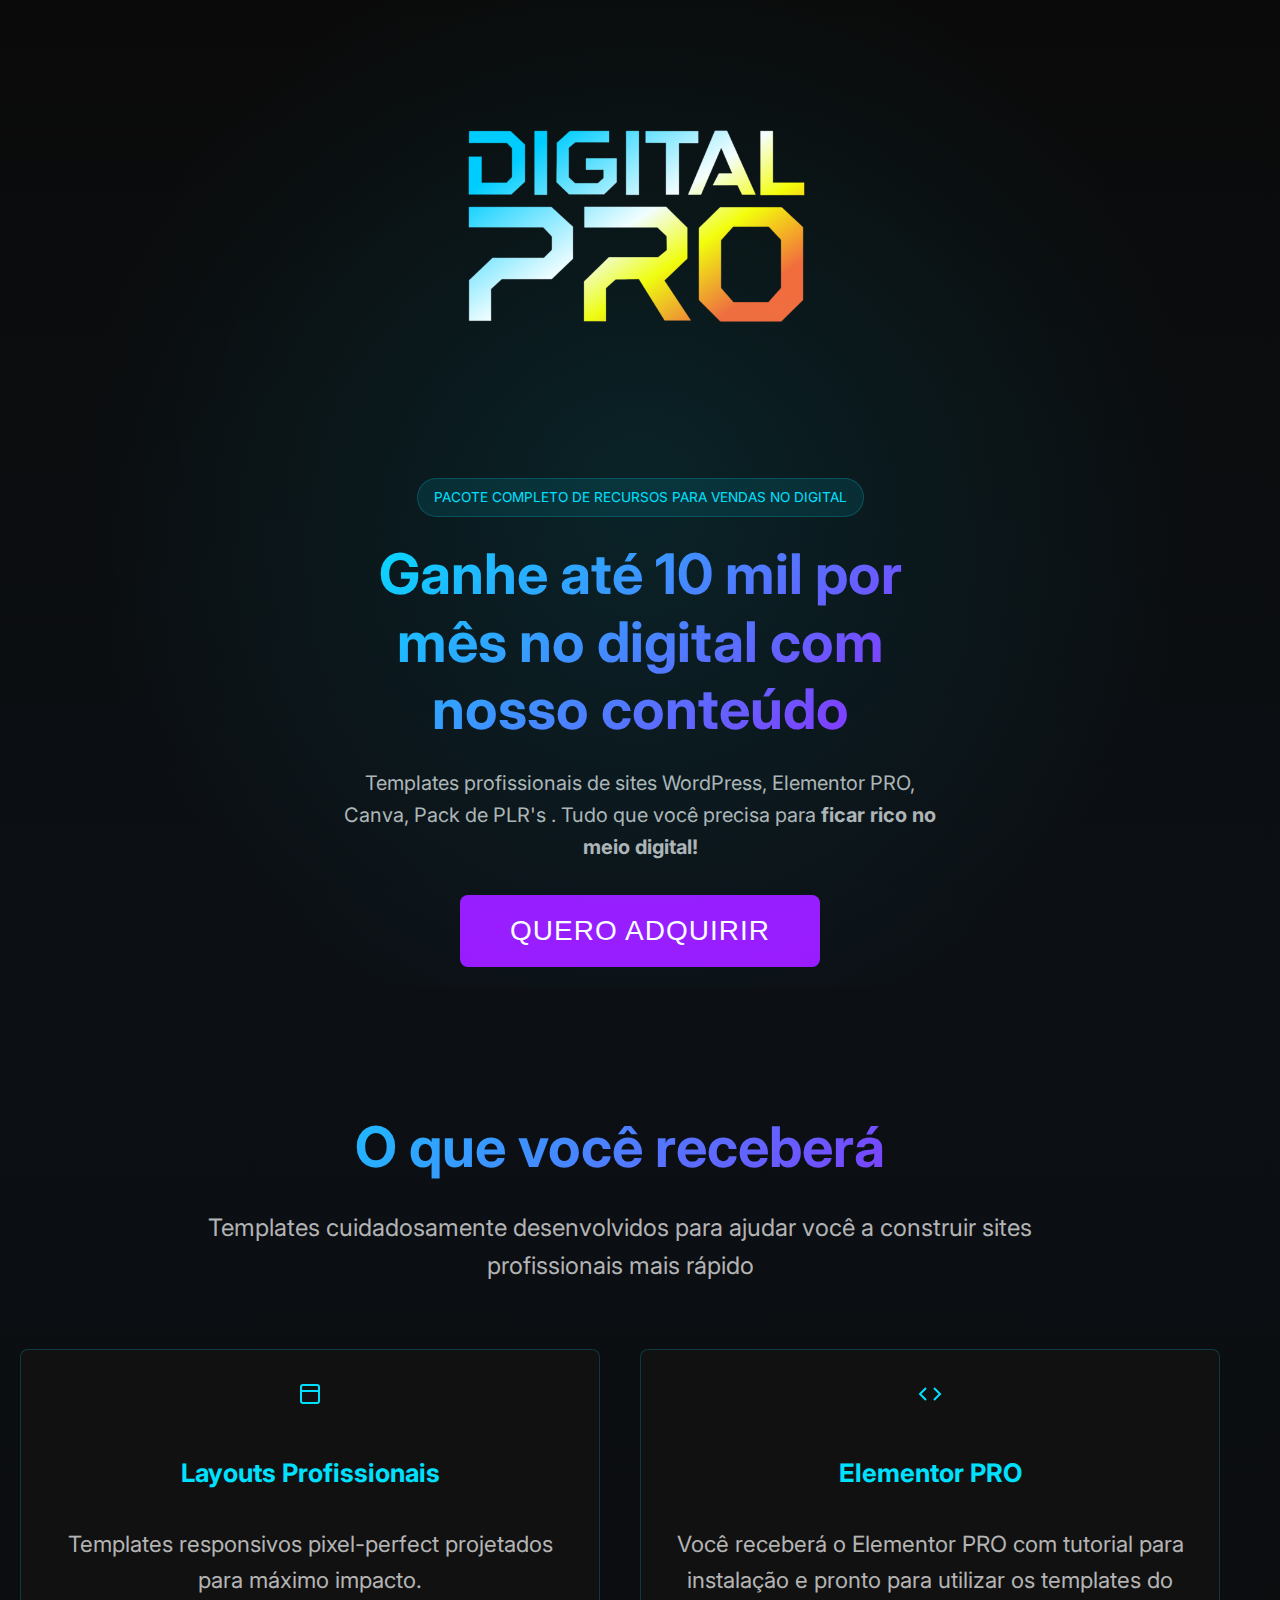
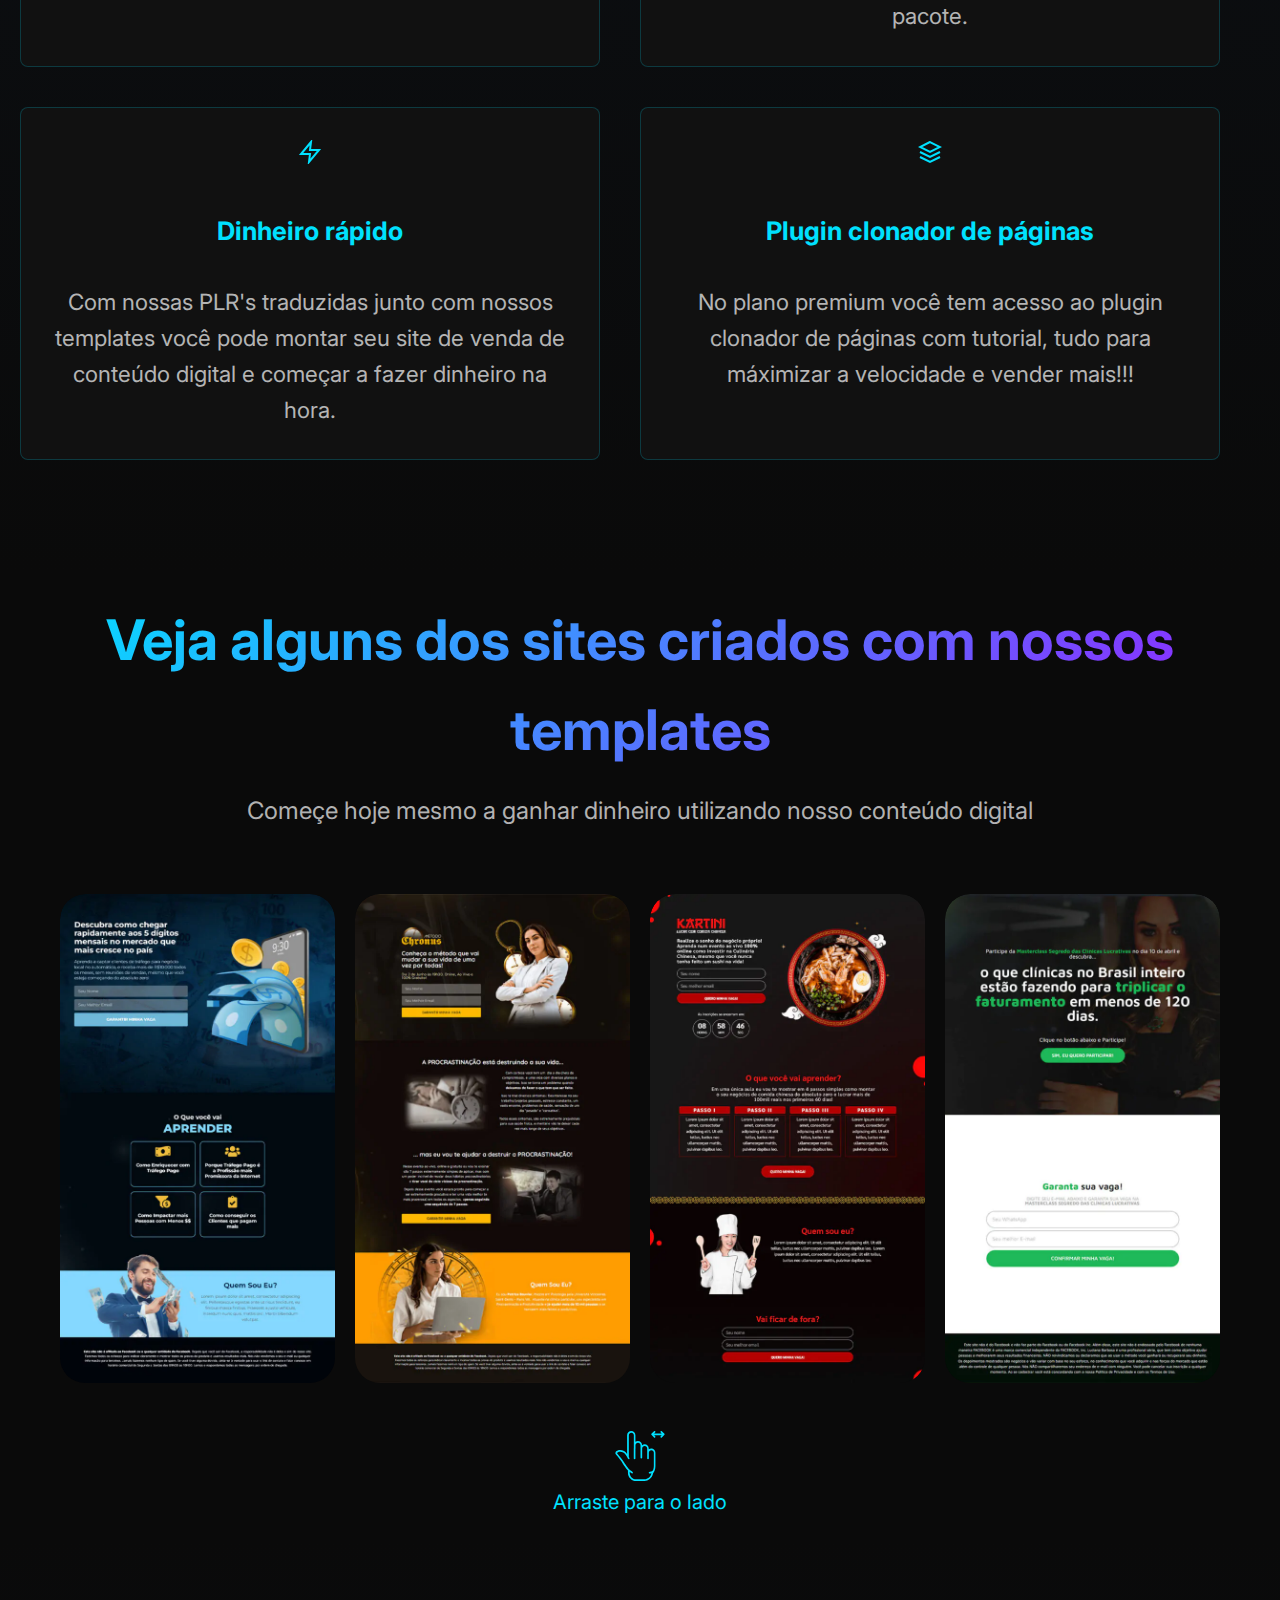
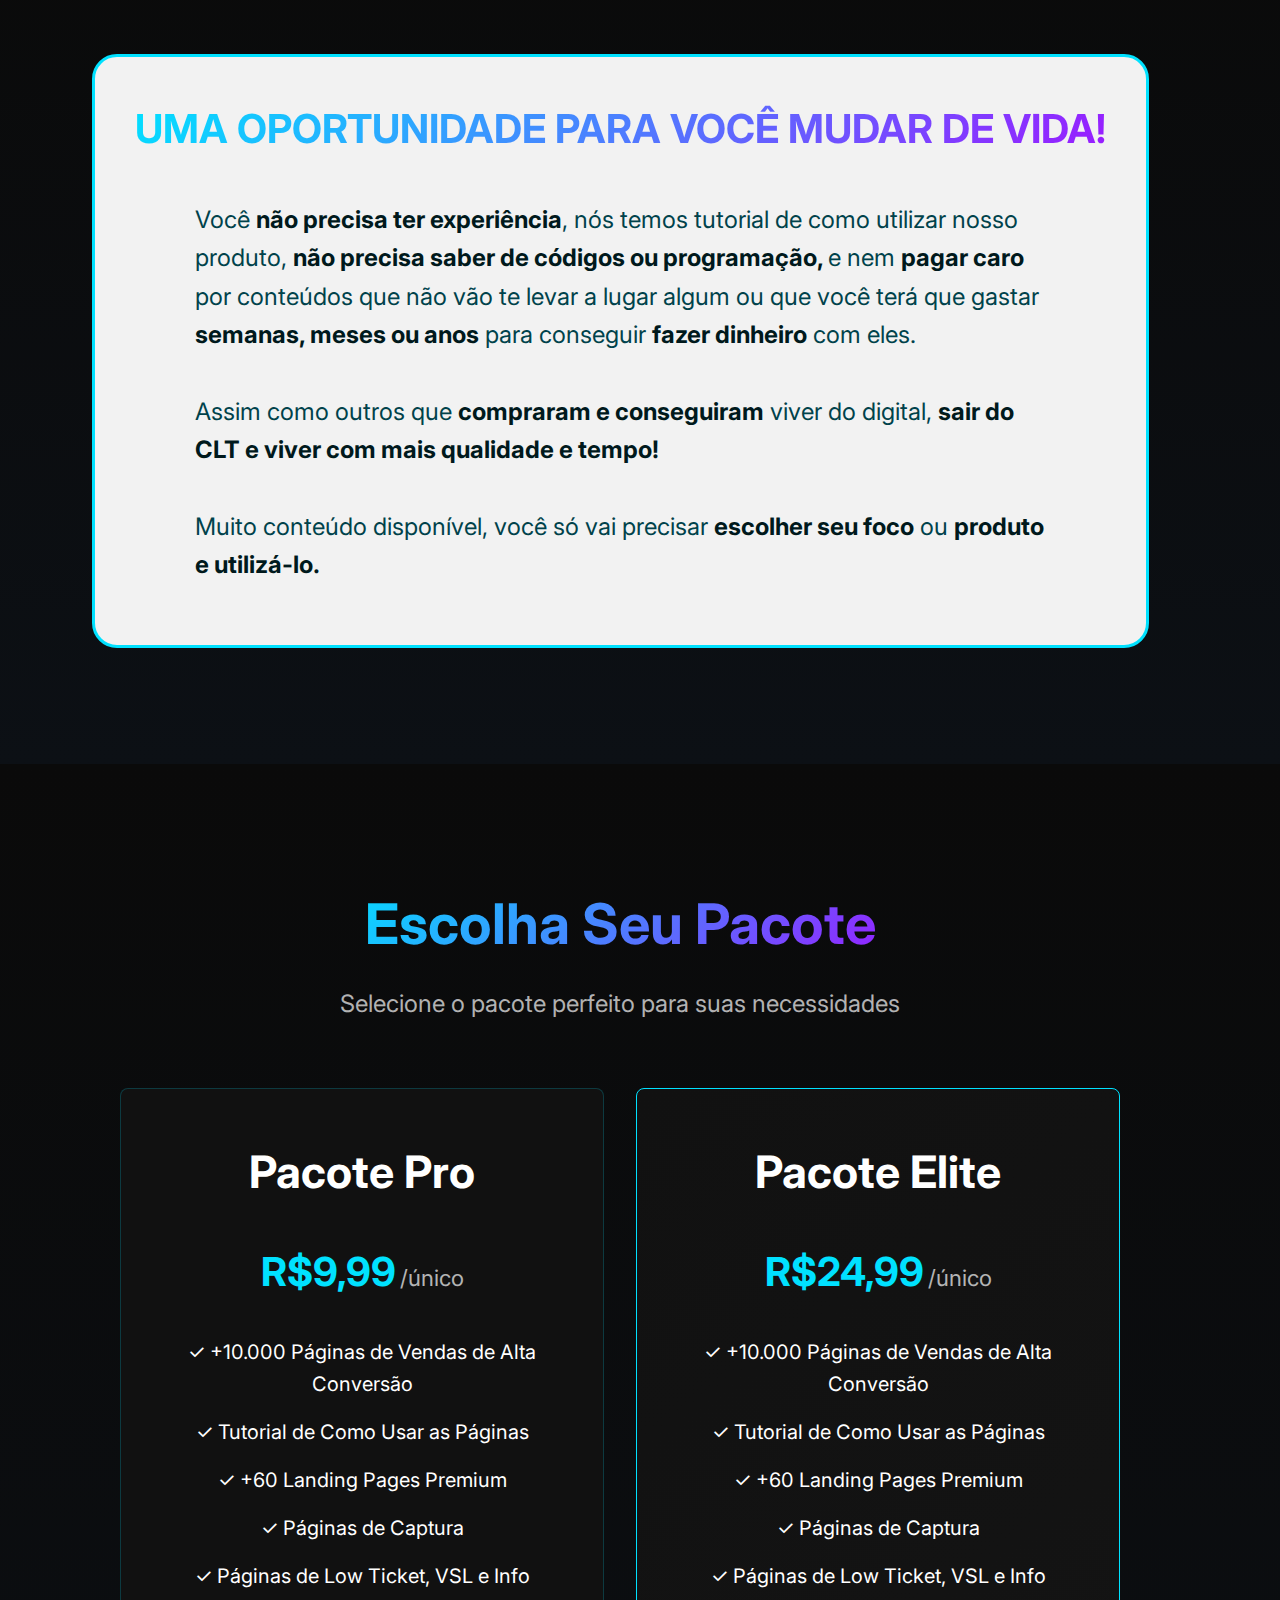
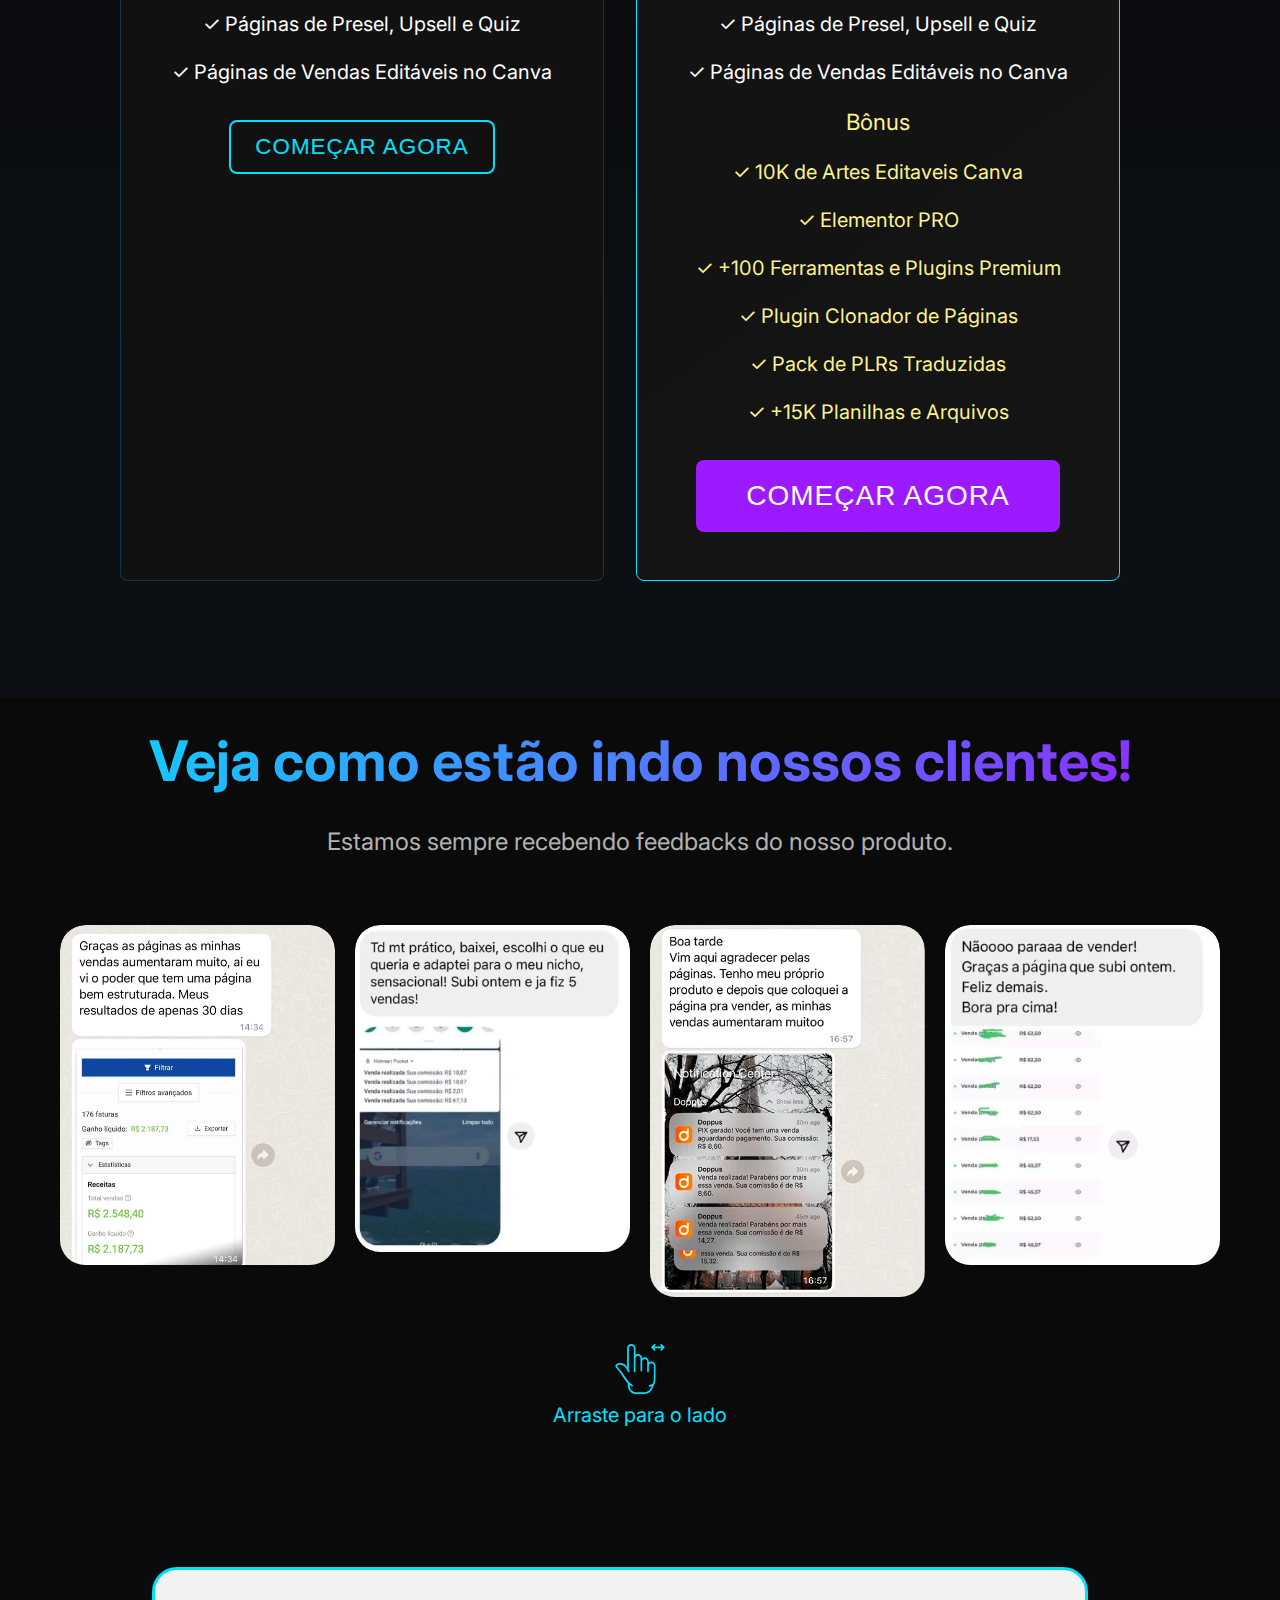
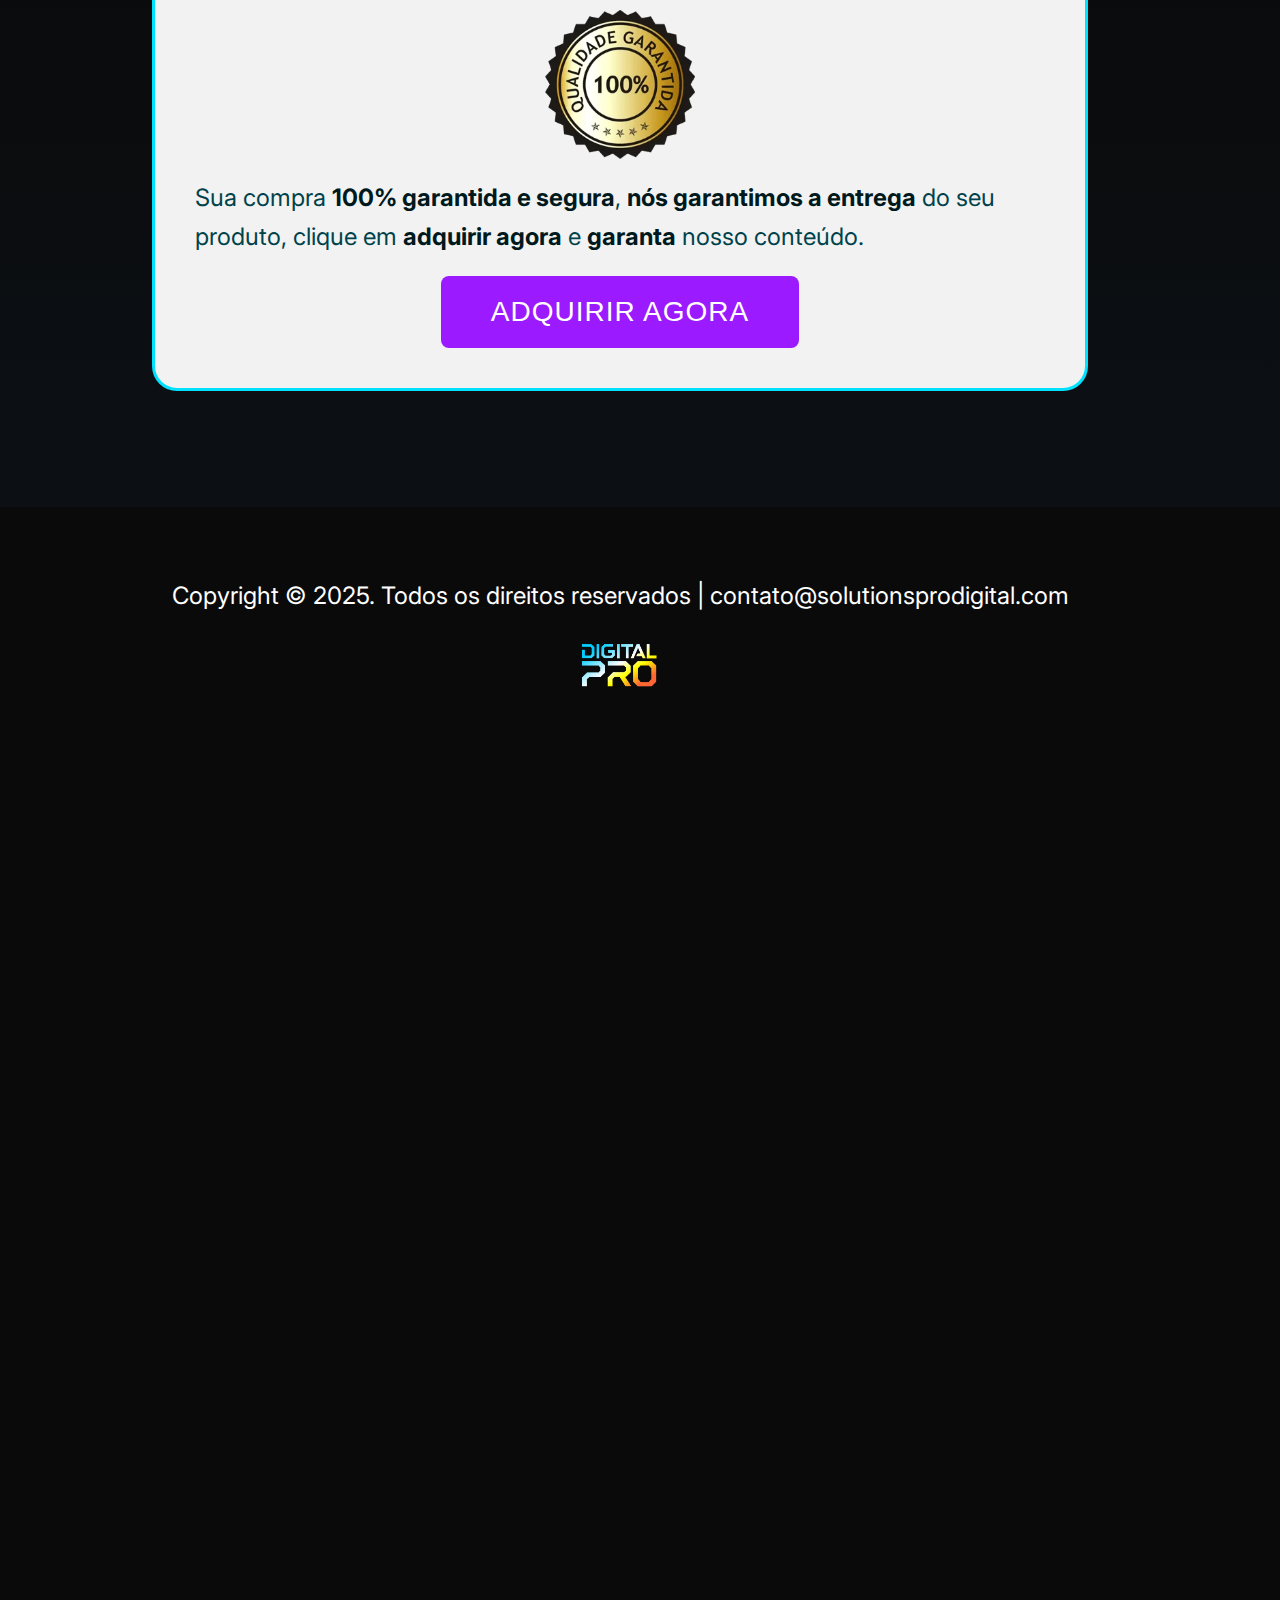
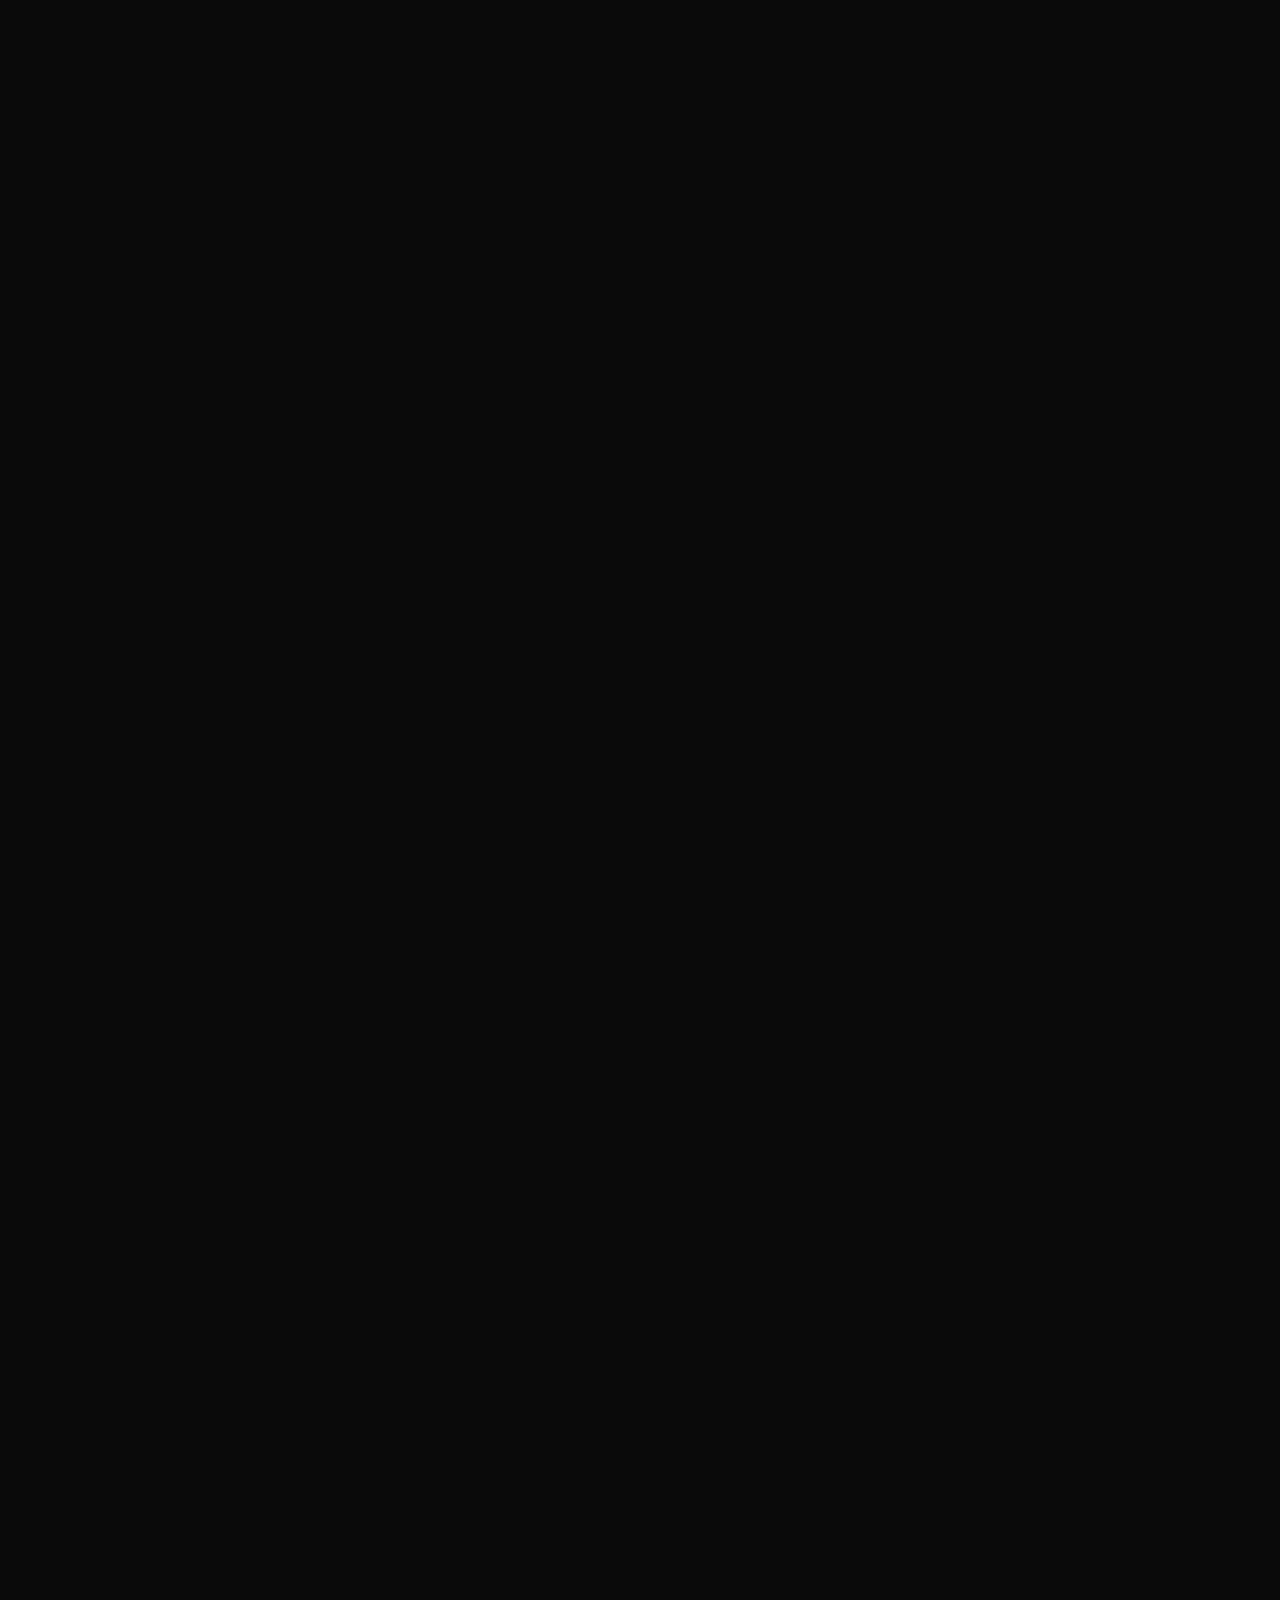
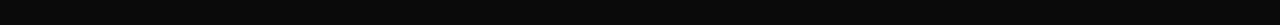
<file: index.html>
<!DOCTYPE html>
<html lang="pt-BR">
<head>
    <meta charset="UTF-8">
    <meta name="viewport" content="width=device-width, initial-scale=1.0">
    <meta http-equiv="refresh" content="0; url=public/">
    <title>Redirecionando...</title>
</head>
<body>
    <p>Se você não for redirecionado automaticamente, <a href="public/">clique aqui</a>.</p>
</body>
</html>
</file>
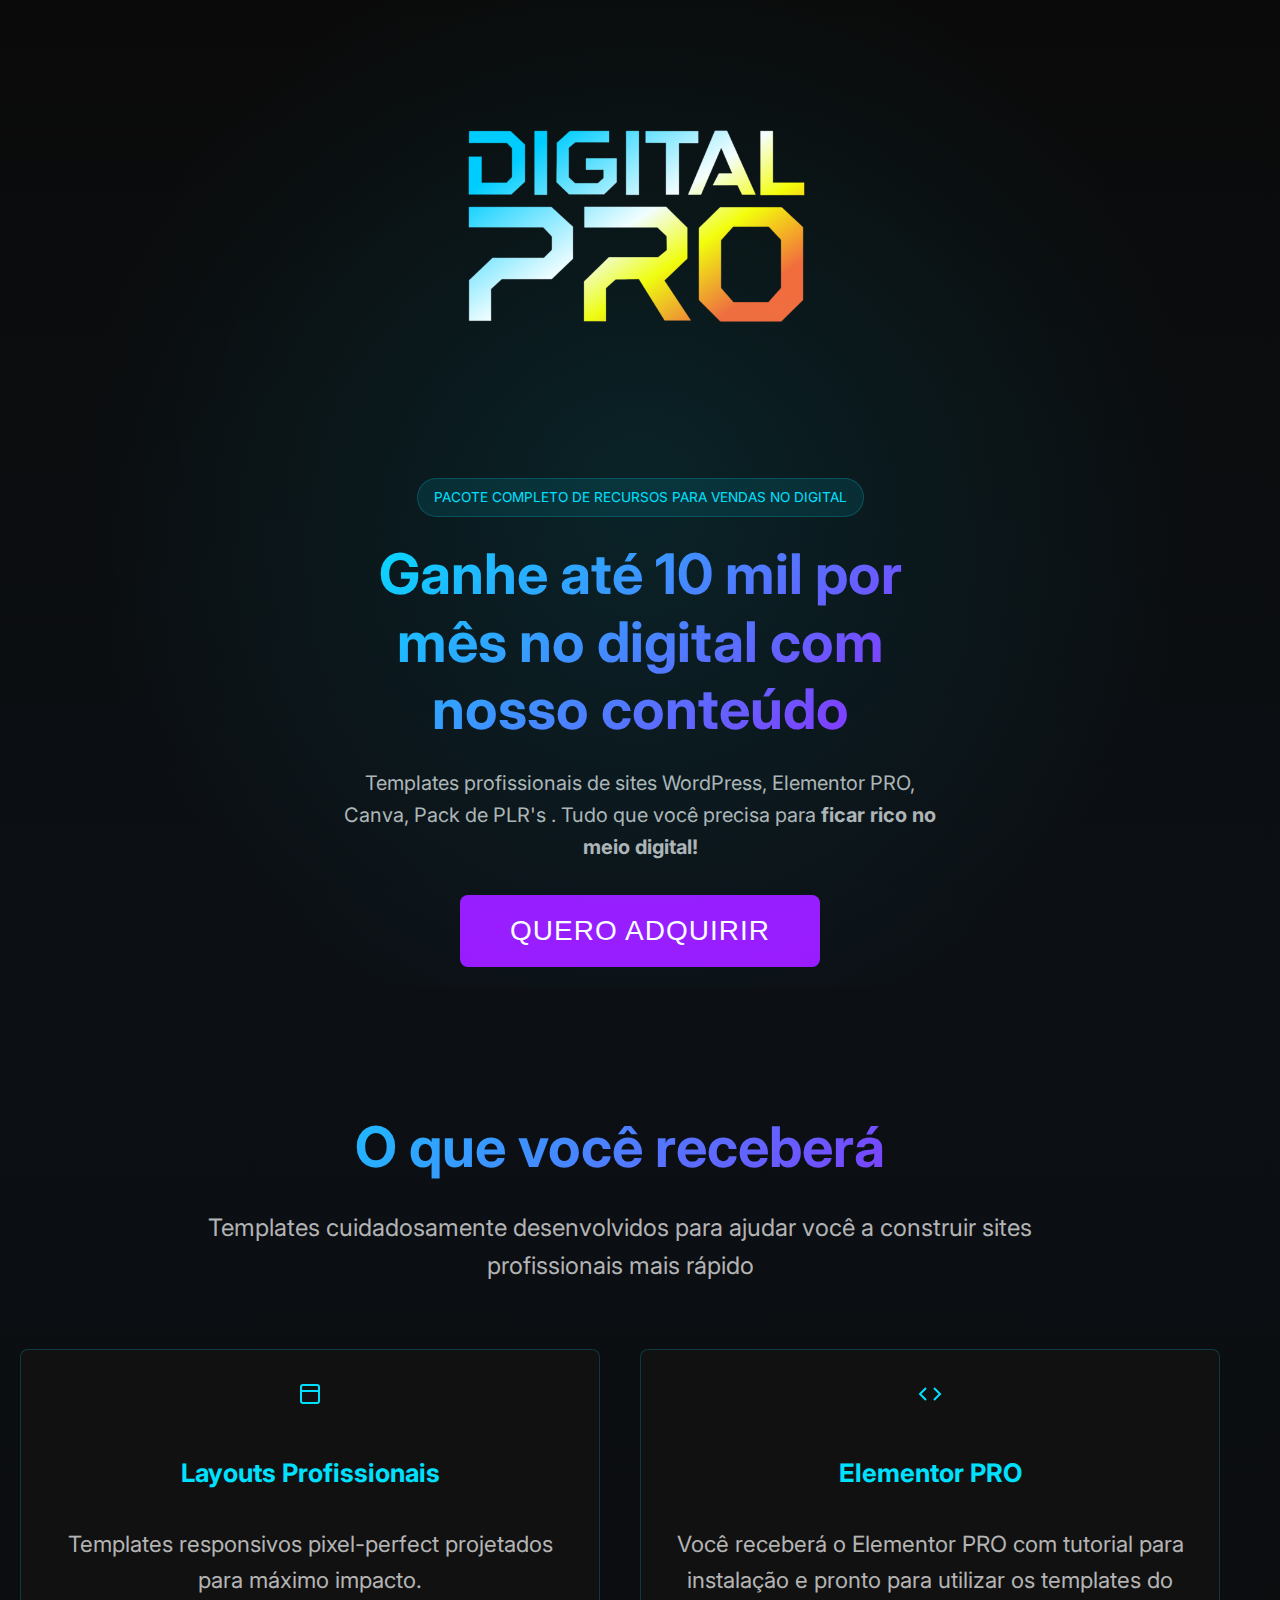
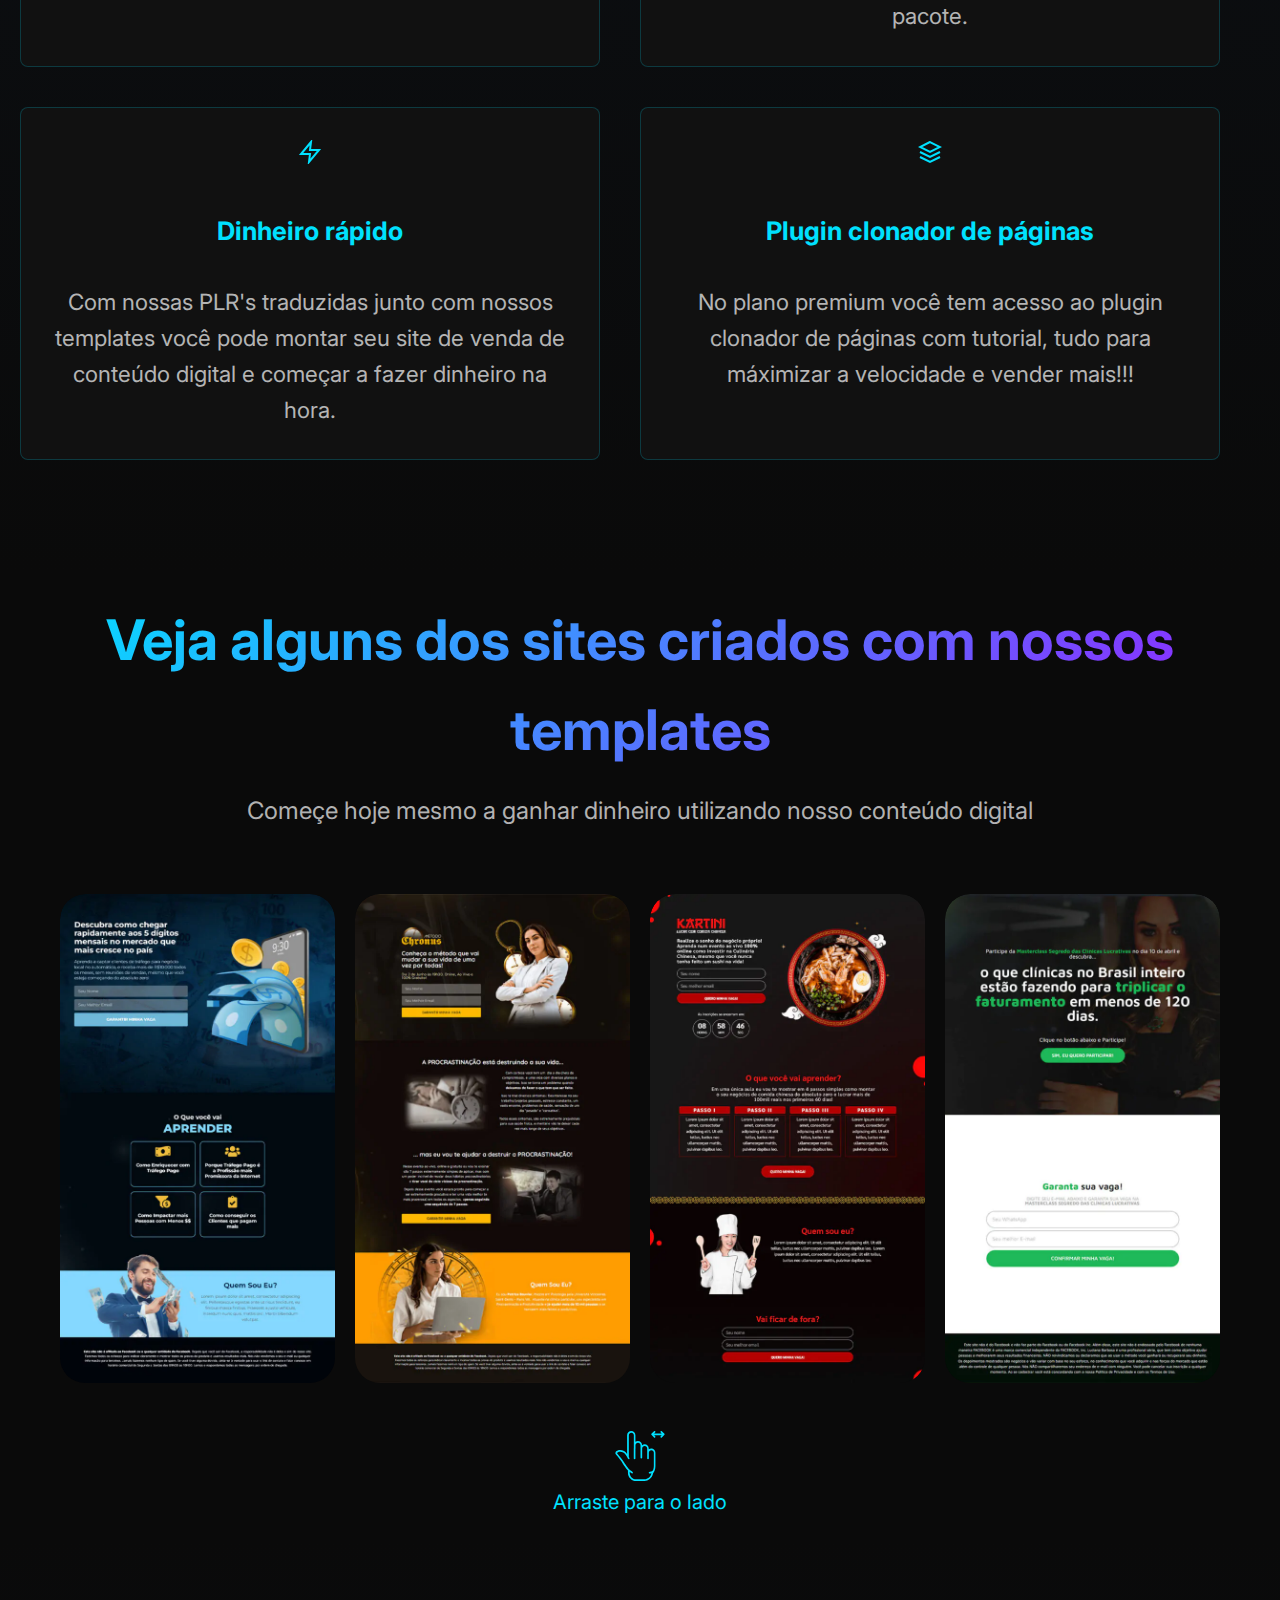
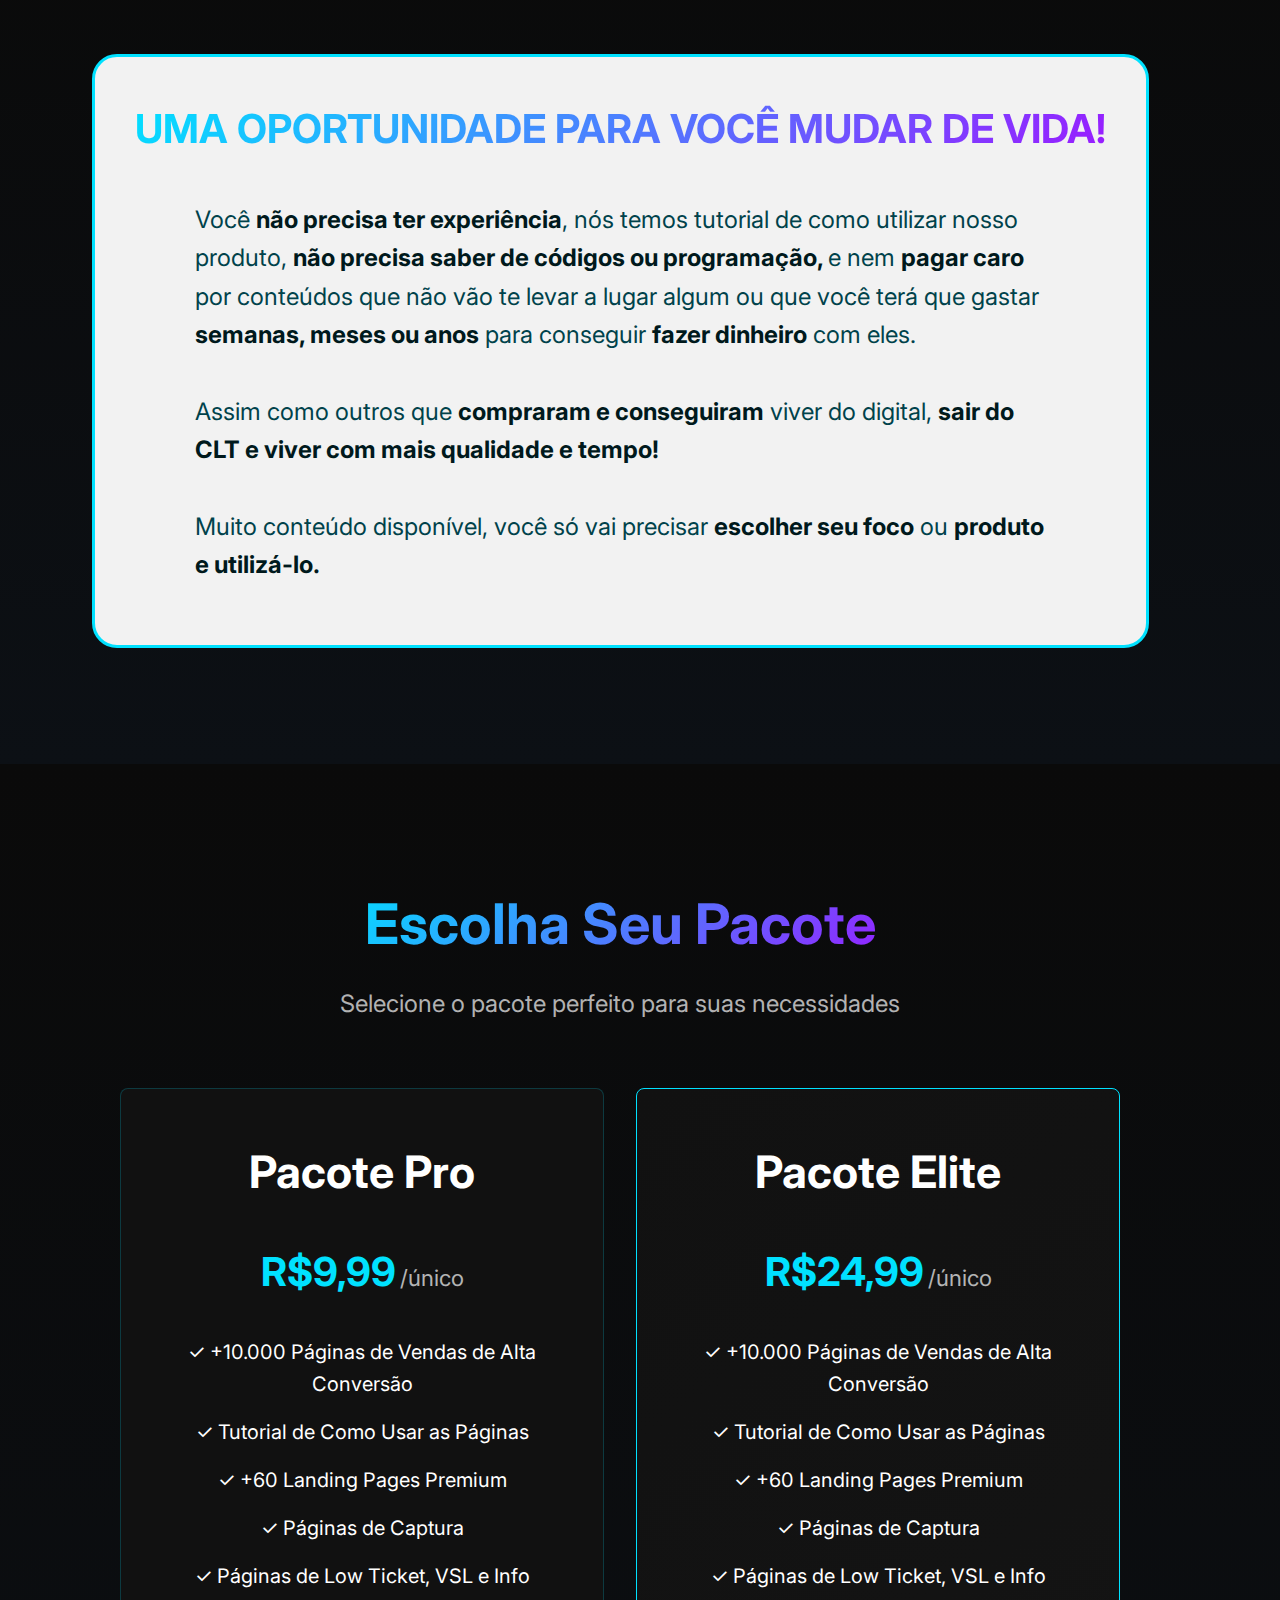
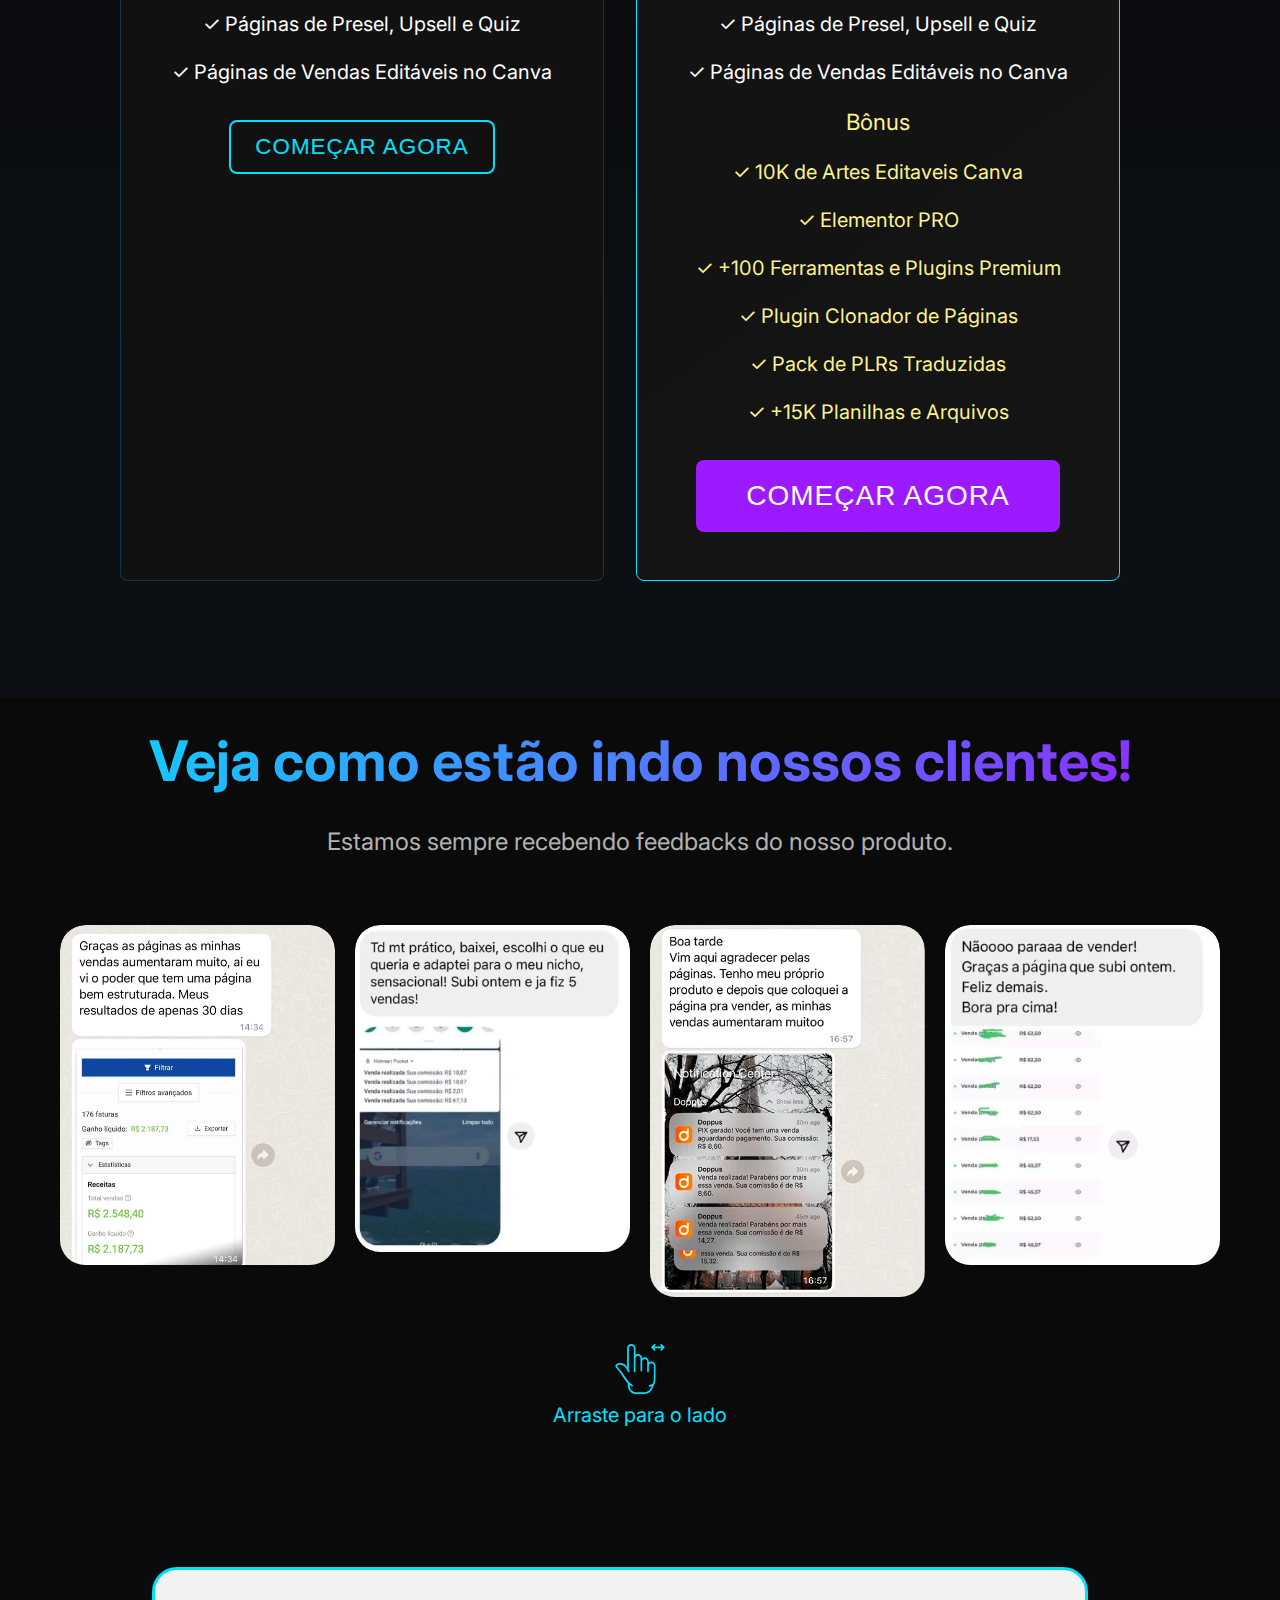
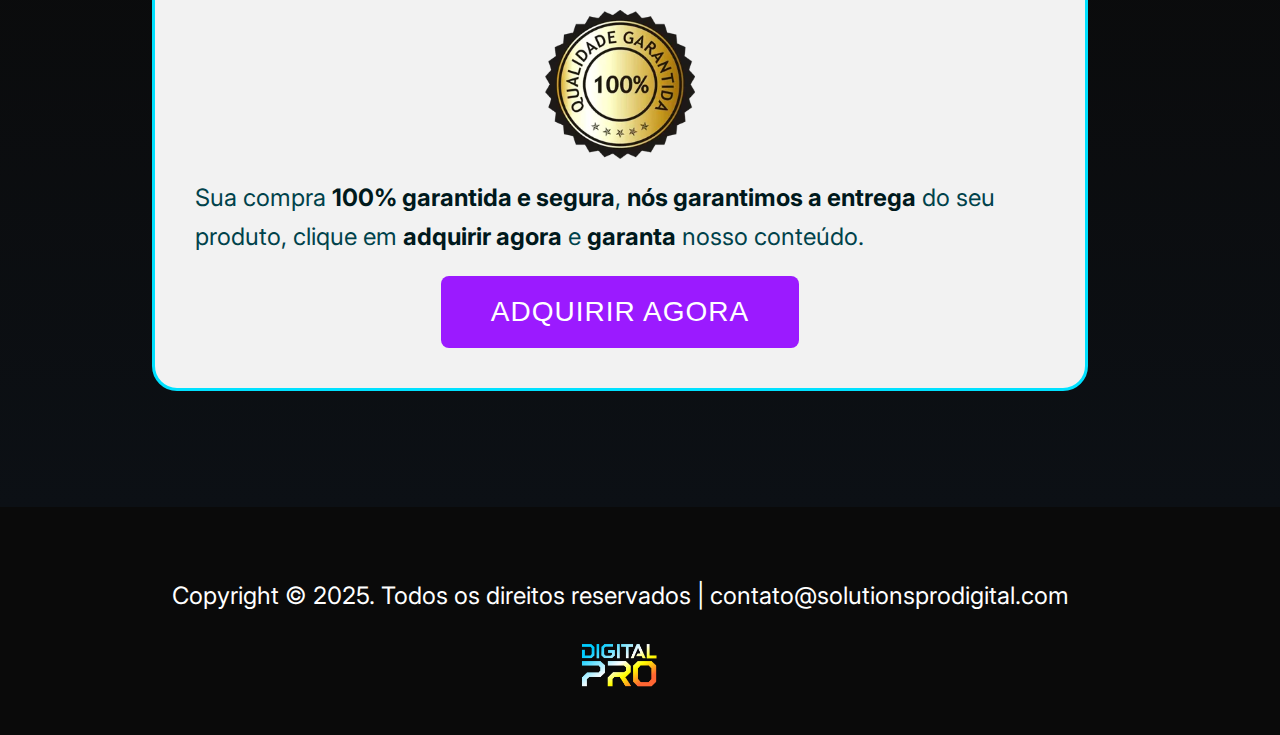
<file: public/index.html>
<!DOCTYPE html> <html lang="en"> <head> <meta charset="UTF-8" /> <meta name="viewport" content="width=device-width, initial-scale=1.0" /> <title>Digital Pro Solutions</title> <meta name="description" content="Premium WordPress Templates for Developers" /> <meta name="author" content="Digital Pro Solutions" /> <link rel="stylesheet" href="https://fonts.googleapis.com/css2?family=Inter:wght@300;400;500;600;700&display=swap"> <link rel="stylesheet" href="styles.css"> <link rel="stylesheet" href="plugins/swiper-bundle.min.css"> <link rel="icon" sizes="64x64" href="assets/logo.webp" type="image/png"> <!-- Meta Pixel Code -->
<script>
!function(f,b,e,v,n,t,s)
{if(f.fbq)return;n=f.fbq=function(){n.callMethod?
n.callMethod.apply(n,arguments):n.queue.push(arguments)};
if(!f._fbq)f._fbq=n;n.push=n;n.loaded=!0;n.version='2.0';
n.queue=[];t=b.createElement(e);t.async=!0;
t.src=v;s=b.getElementsByTagName(e)[0];
s.parentNode.insertBefore(t,s)}(window, document,'script',
'https://connect.facebook.net/en_US/fbevents.js');
fbq('init', '1205143051194692');
fbq('track', 'PageView');
</script>
<noscript><img height="1" width="1" style="display:none"
src="https://www.facebook.com/tr?id=1205143051194692&ev=PageView&noscript=1"
/></noscript>
<!-- End Meta Pixel Code --> </head> <body> <!-- Hero Section --> <section class="hero"> <div class="logo"> <img src="assets/logo.webp" width="750px" alt="Logo da Digital Pro"> </div> <div class="container"> <span class="badge">PACOTE COMPLETO DE RECURSOS PARA VENDAS NO DIGITAL</span> <h1>Ganhe até 10 mil por mês no digital com nosso conteúdo</h1> <p class="hero-description">Templates profissionais de sites WordPress, Elementor PRO, Canva, Pack de PLR's . Tudo que você precisa para <b>ficar rico no meio digital!</b></p> <a href="#pricing"><button class="btn btn-primary">Quero adquirir</button></a> </div> </section> <!-- Features Section --> <section class="features"> <div class="container"> <div class="section-header"> <h2>O que você receberá</h2> <p>Templates cuidadosamente desenvolvidos para ajudar você a construir sites profissionais mais rápido</p> </div> <div class="features-grid"> <div class="feature-card"> <div class="icon"> <svg width="24" height="24" viewBox="0 0 24 24" fill="none" stroke="currentColor" stroke-width="2"> <rect x="3" y="3" width="18" height="18" rx="2" /> <path d="M3 9h18" /> </svg> </div> <h3>Layouts Profissionais</h3> <p>Templates responsivos pixel-perfect projetados para máximo impacto.</p> </div> <div class="feature-card"> <div class="icon"> <svg width="24" height="24" viewBox="0 0 24 24" fill="none" stroke="currentColor" stroke-width="2"> <polyline points="16 18 22 12 16 6" /> <polyline points="8 6 2 12 8 18" /> </svg> </div> <h3>Elementor PRO</h3> <p>Você receberá o Elementor PRO com tutorial para instalação e pronto para utilizar os templates do pacote.</p> </div> <div class="feature-card"> <div class="icon"> <svg width="24" height="24" viewBox="0 0 24 24" fill="none" stroke="currentColor" stroke-width="2"> <path d="M13 2L3 14h9l-1 8 10-12h-9l1-8z" /> </svg> </div> <h3>Dinheiro rápido</h3> <p>Com nossas PLR's traduzidas junto com nossos templates você pode montar seu site de venda de conteúdo digital e começar a fazer dinheiro na hora. </p> </div> <div class="feature-card"> <div class="icon"> <svg width="24" height="24" viewBox="0 0 24 24" fill="none" stroke="currentColor" stroke-width="2"> <path d="M12 2L2 7l10 5 10-5-10-5z" /> <path d="M2 17l10 5 10-5" /> <path d="M2 12l10 5 10-5" /> </svg> </div> <h3>Plugin clonador de páginas</h3> <p>No plano premium você tem acesso ao plugin clonador de páginas com tutorial, tudo para máximizar a velocidade e vender mais!!!</p> </div> </div> </div> </section> <!-- Portfólio Section --> <section class="pages-section"> <div class="container-cards"> <div class="section-header"> <h2>Veja alguns dos sites criados com nossos templates</h2> <p>Começe hoje mesmo a ganhar dinheiro utilizando nosso conteúdo digital</p> </div> <div class="slide-container swiper"> <div class="slide-content"> <div class="card-wrapper swiper-wrapper"> <div class="card swiper-slide"> <img src="assets/page1.webp" alt="página de exemplo"> </div> <div class="card swiper-slide"> <img src="assets/page2.webp" alt="página de exemplo"> </div> <div class="card swiper-slide"> <img src="assets/page3.webp" alt="página de exemplo"> </div> <div class="card swiper-slide"> <img src="assets/page4.webp" alt="página de exemplo"> </div> <div class="card swiper-slide"> <img src="assets/page5.webp" alt="página de exemplo"> </div> <div class="card swiper-slide"> <img src="assets/page6.webp" alt="página de exemplo"> </div> <div class="card swiper-slide"> <img src="assets/page7.webp" alt="página de exemplo"> </div> <div class="card swiper-slide"> <img src="assets/page8.webp" alt="página de exemplo"> </div> </div> </div> <div class="specification-wrap"> <img src="assets/swipe-hand.svg" width="50px" alt="Ícone para deslizar a tela"> <p style="font-size: 20px; margin-top: 5px;">Arraste para o lado</p> </div> </div> </div> </section> <!-- Oportunity Section --> <section class="oportunity"> <div class="container"> <div class="op-box"> <h2 class="op-title">UMA OPORTUNIDADE PARA VOCÊ MUDAR DE VIDA!</h2> <p class="op-description">Você <b>não precisa ter experiência</b>, nós temos tutorial de como utilizar nosso produto, <b> não precisa saber de códigos ou programação, </b> e nem <b>pagar caro</b> por conteúdos que não vão te levar a lugar algum ou que você terá que gastar <b>semanas, meses ou anos</b> para conseguir <b>fazer dinheiro</b> com eles.<br><br> Assim como outros que <b>compraram e conseguiram</b> viver do digital, <b>sair do CLT e viver com mais qualidade e tempo!</b><br><br> Muito conteúdo disponível, você só vai precisar <b>escolher seu foco</b> ou <b>produto e utilizá-lo.</b></p> </div> </div> </section> <!-- Pricing Section --> <section class="pricing" id="pricing"> <div class="container"> <div class="section-header"> <h2>Escolha Seu Pacote</h2> <p>Selecione o pacote perfeito para suas necessidades</p> </div> <div class="pricing-grid"> <div class="pricing-card"> <h3>Pacote Pro</h3> <div class="price"> <span class="amount">R$9,99</span> <span class="period">/único</span> </div> <ul class="features-list"> <li>✓ +10.000 Páginas de Vendas de Alta Conversão</li> <li>✓ Tutorial de Como Usar as Páginas</li> <li>✓ +60 Landing Pages Premium</li> <li>✓ Páginas de Captura</li> <li>✓ Páginas de Low Ticket, VSL e Info</li> <li>✓ Páginas de Presel, Upsell e Quiz</li> <li>✓ Páginas de Vendas Editáveis no Canva</li> </ul> <a href="./promo.html"><button class="btn btn-outline">Começar Agora</button></a> </div> <div class="pricing-card featured"> <h3>Pacote Elite</h3> <div class="price"> <span class="amount">R$24,99</span> <span class="period">/único</span> </div> <ul class="features-list"> <li>✓ +10.000 Páginas de Vendas de Alta Conversão</li> <li>✓ Tutorial de Como Usar as Páginas</li> <li>✓ +60 Landing Pages Premium</li> <li>✓ Páginas de Captura</li> <li>✓ Páginas de Low Ticket, VSL e Info</li> <li>✓ Páginas de Presel, Upsell e Quiz</li> <li>✓ Páginas de Vendas Editáveis no Canva</li> <li style="color: #fcf38b; font-size: 1.4rem;">Bônus</li> <li style="color: #fcf38b;">✓ 10K de Artes Editaveis Canva</li> <li style="color: #fcf38b;">✓ Elementor PRO</li> <li style="color: #fcf38b;">✓ +100 Ferramentas e Plugins Premium</li> <li style="color: #fcf38b;">✓ Plugin Clonador de Páginas</li> <li style="color: #fcf38b;">✓ Pack de PLRs Traduzidas</li> <li style="color: #fcf38b;">✓ +15K Planilhas e Arquivos</li> </ul> <a href="https://payfast.greenn.com.br/105219"><button class="btn btn-primary">Começar Agora</button></a> </div> </div> </div> </section> <!-- Feedbacks Section --> <section class="feedbacks-section"> <div class="container-cards"> <div class="section-header"> <h2>Veja como estão indo nossos clientes!</h2> <p>Estamos sempre recebendo feedbacks do nosso produto.</p> </div> <div class="slide-container swiper"> <div class="slide-content"> <div class="card-wrapper swiper-wrapper"> <div class="card swiper-slide"> <img src="assets/depoimento1.webp" alt="página de exemplo"> </div> <div class="card swiper-slide"> <img src="assets/depoimento2.webp" alt="página de exemplo"> </div> <div class="card swiper-slide"> <img src="assets/depoimento3.webp" alt="página de exemplo"> </div> <div class="card swiper-slide"> <img src="assets/depoimento4.webp" alt="página de exemplo"> </div> <div class="card swiper-slide"> <img src="assets/depoimento5.webp" alt="página de exemplo"> </div> </div> </div> <div class="specification-wrap"> <img src="assets/swipe-hand.svg" width="50px" alt="Ícone para deslizar a tela"> <p style="font-size: 20px; margin-top: 5px;">Arraste para o lado</p> </div> </div> </div> </section> <section class="quality-guarantee"> <div class="container"> <div class="qg-box"> <img src="assets/selo-de-qualidade-garantida.webp" width="150px" alt="Selo de qualidade"> <p class="qg-description">Sua compra <b>100% garantida e segura</b>, <b>nós garantimos a entrega</b> do seu produto, clique em <b>adquirir agora</b> e <b>garanta</b> nosso conteúdo.</p> <a href="#pricing"><button class="btn btn-primary">Adquirir agora</button></a> </div> </div> </section> <footer> <div class="container" style="margin-bottom: 0px;"> <div class="footer-content"> <p>Copyright &copy; 2025. Todos os direitos reservados | contato@solutionsprodigital.com</p> <img src="assets/logo.webp" width="100px" alt="Logo da empresa"> </div> </div> </footer> </body> <script src="plugins/swiper-bundle.min.js"></script> <script src="script.js"></script> </html>
</file>
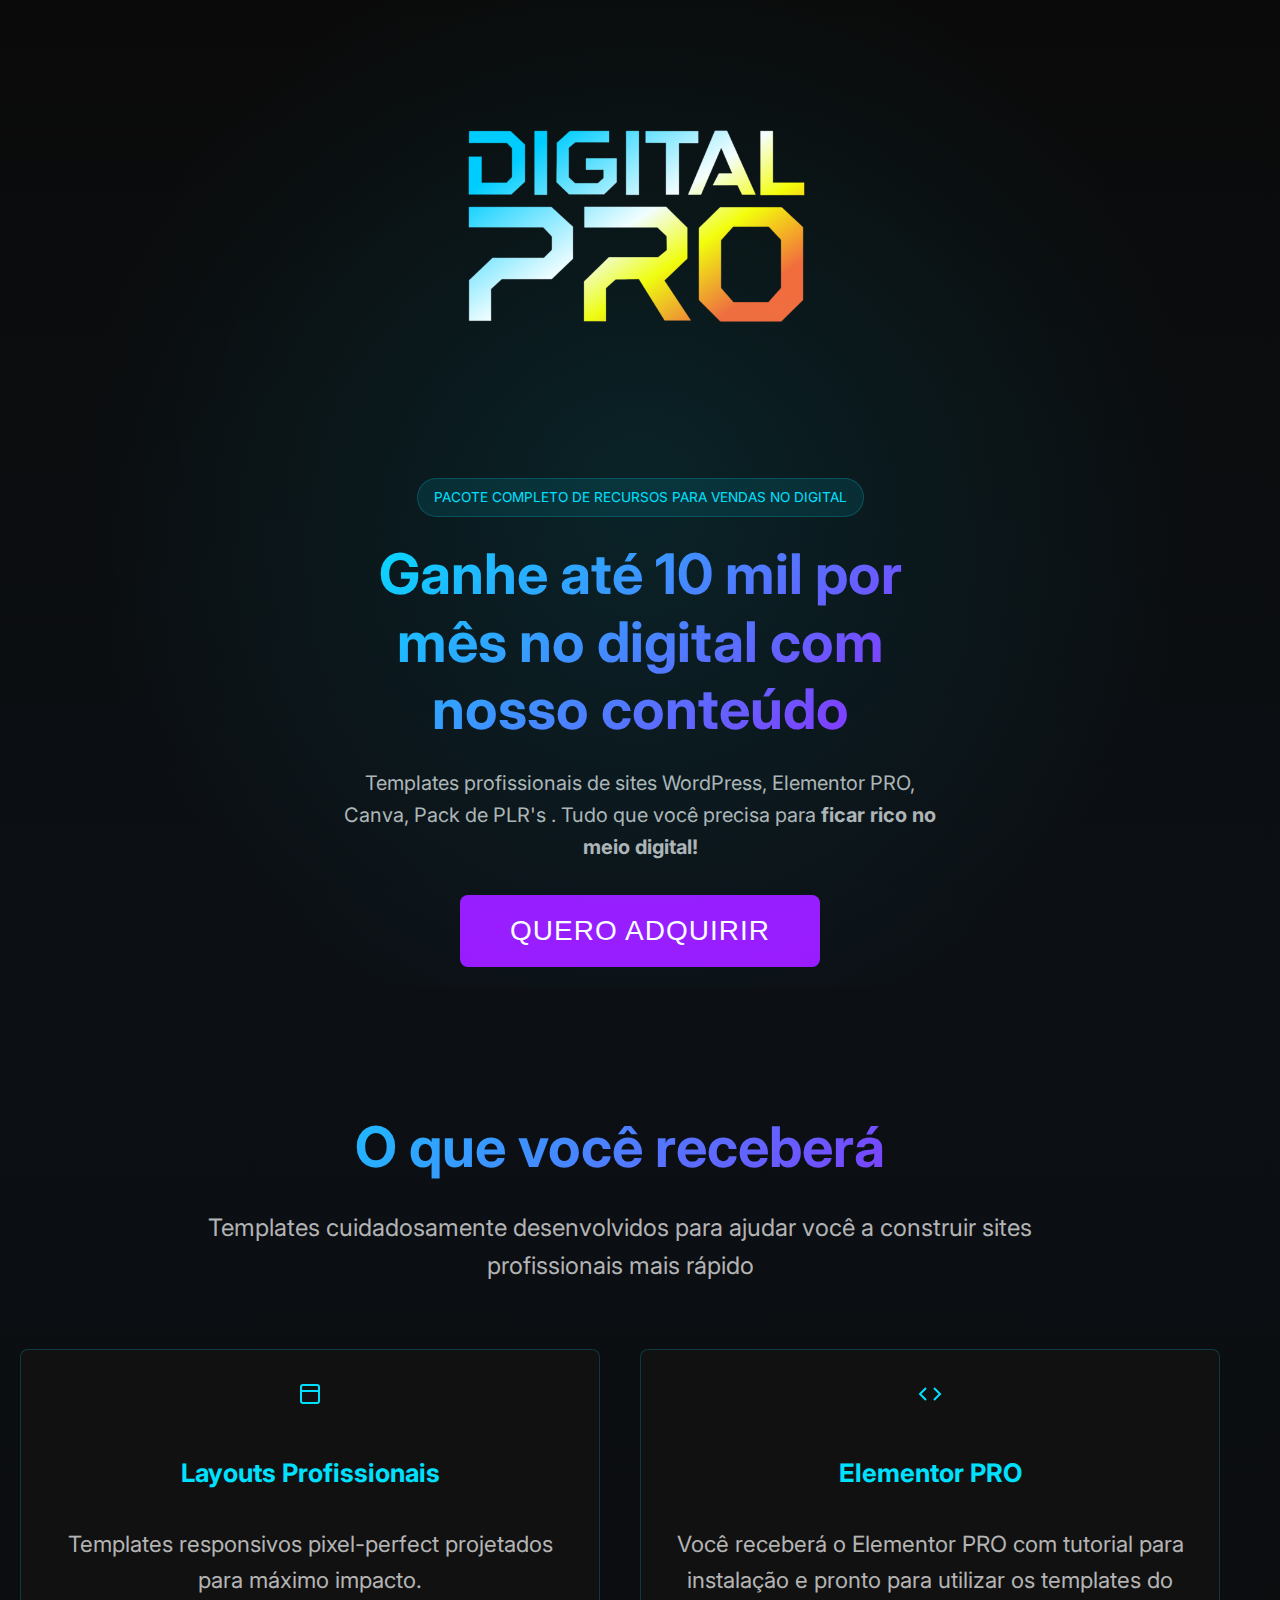
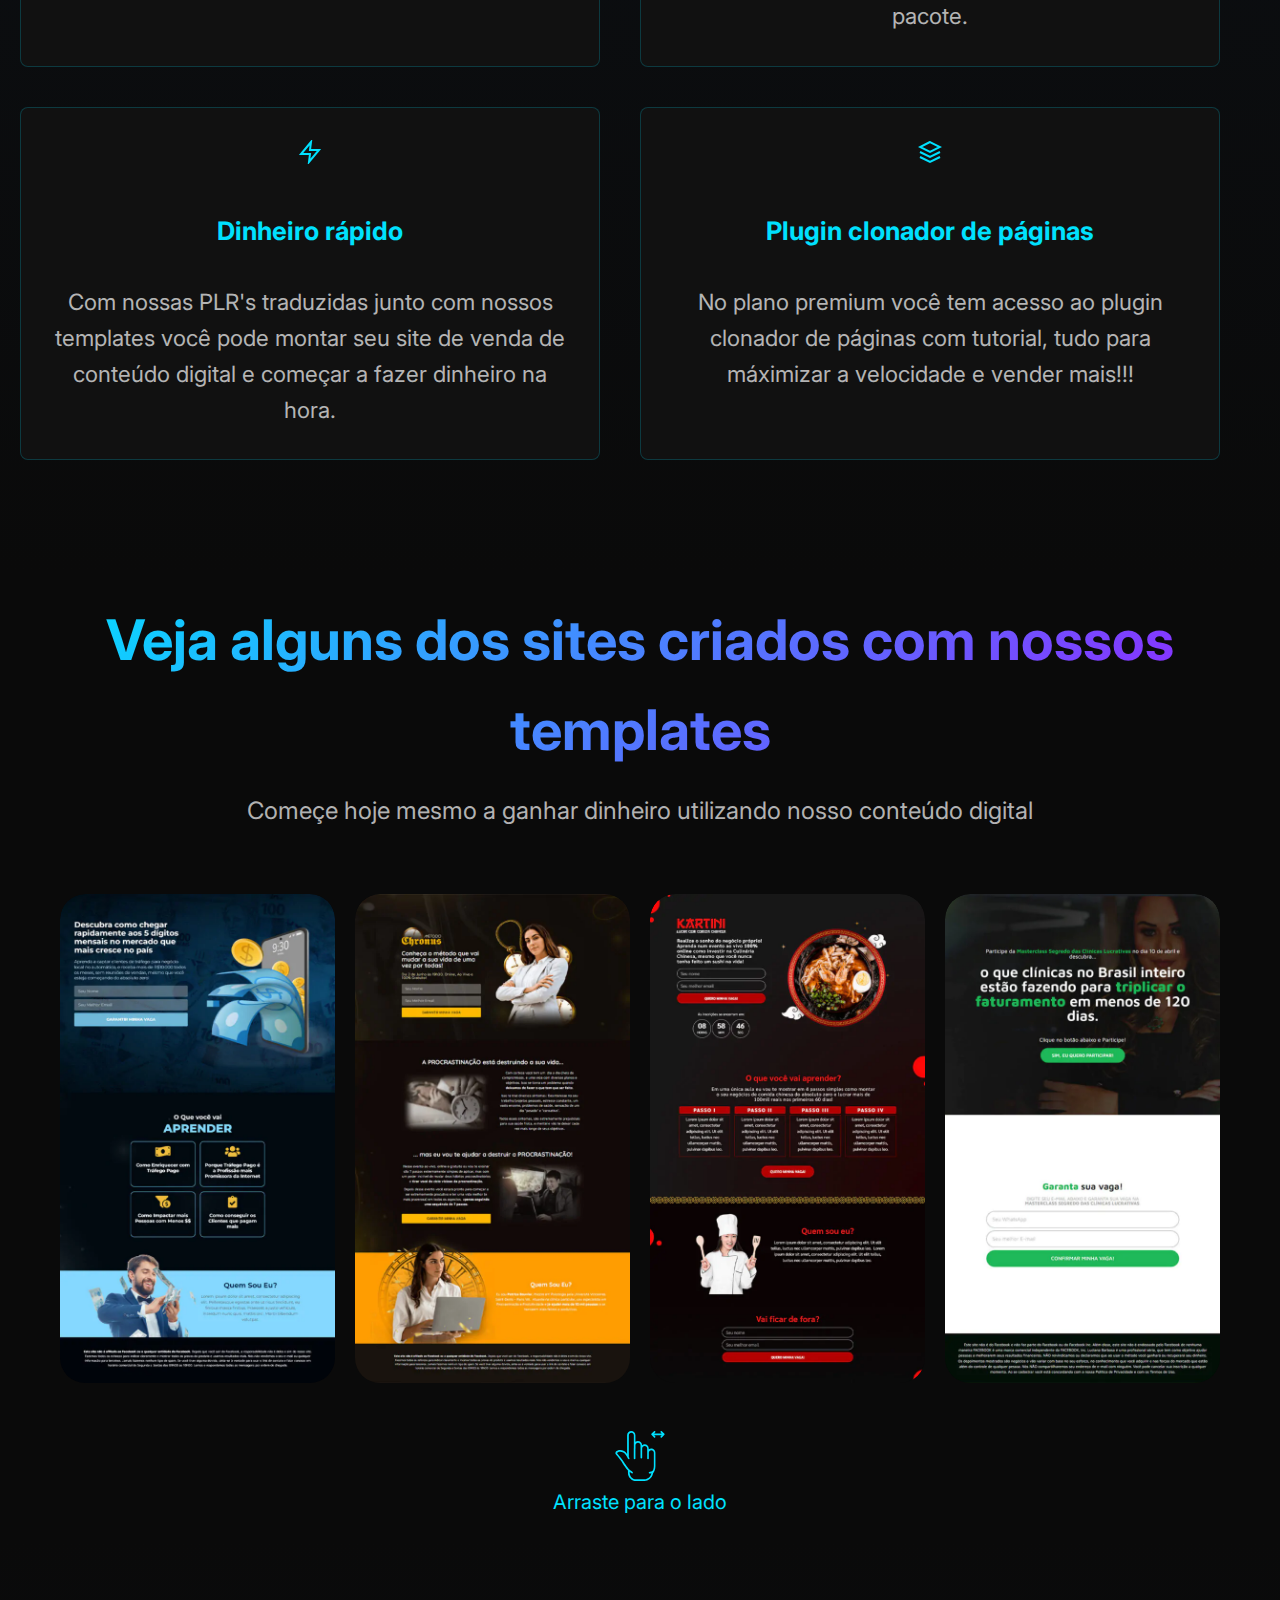
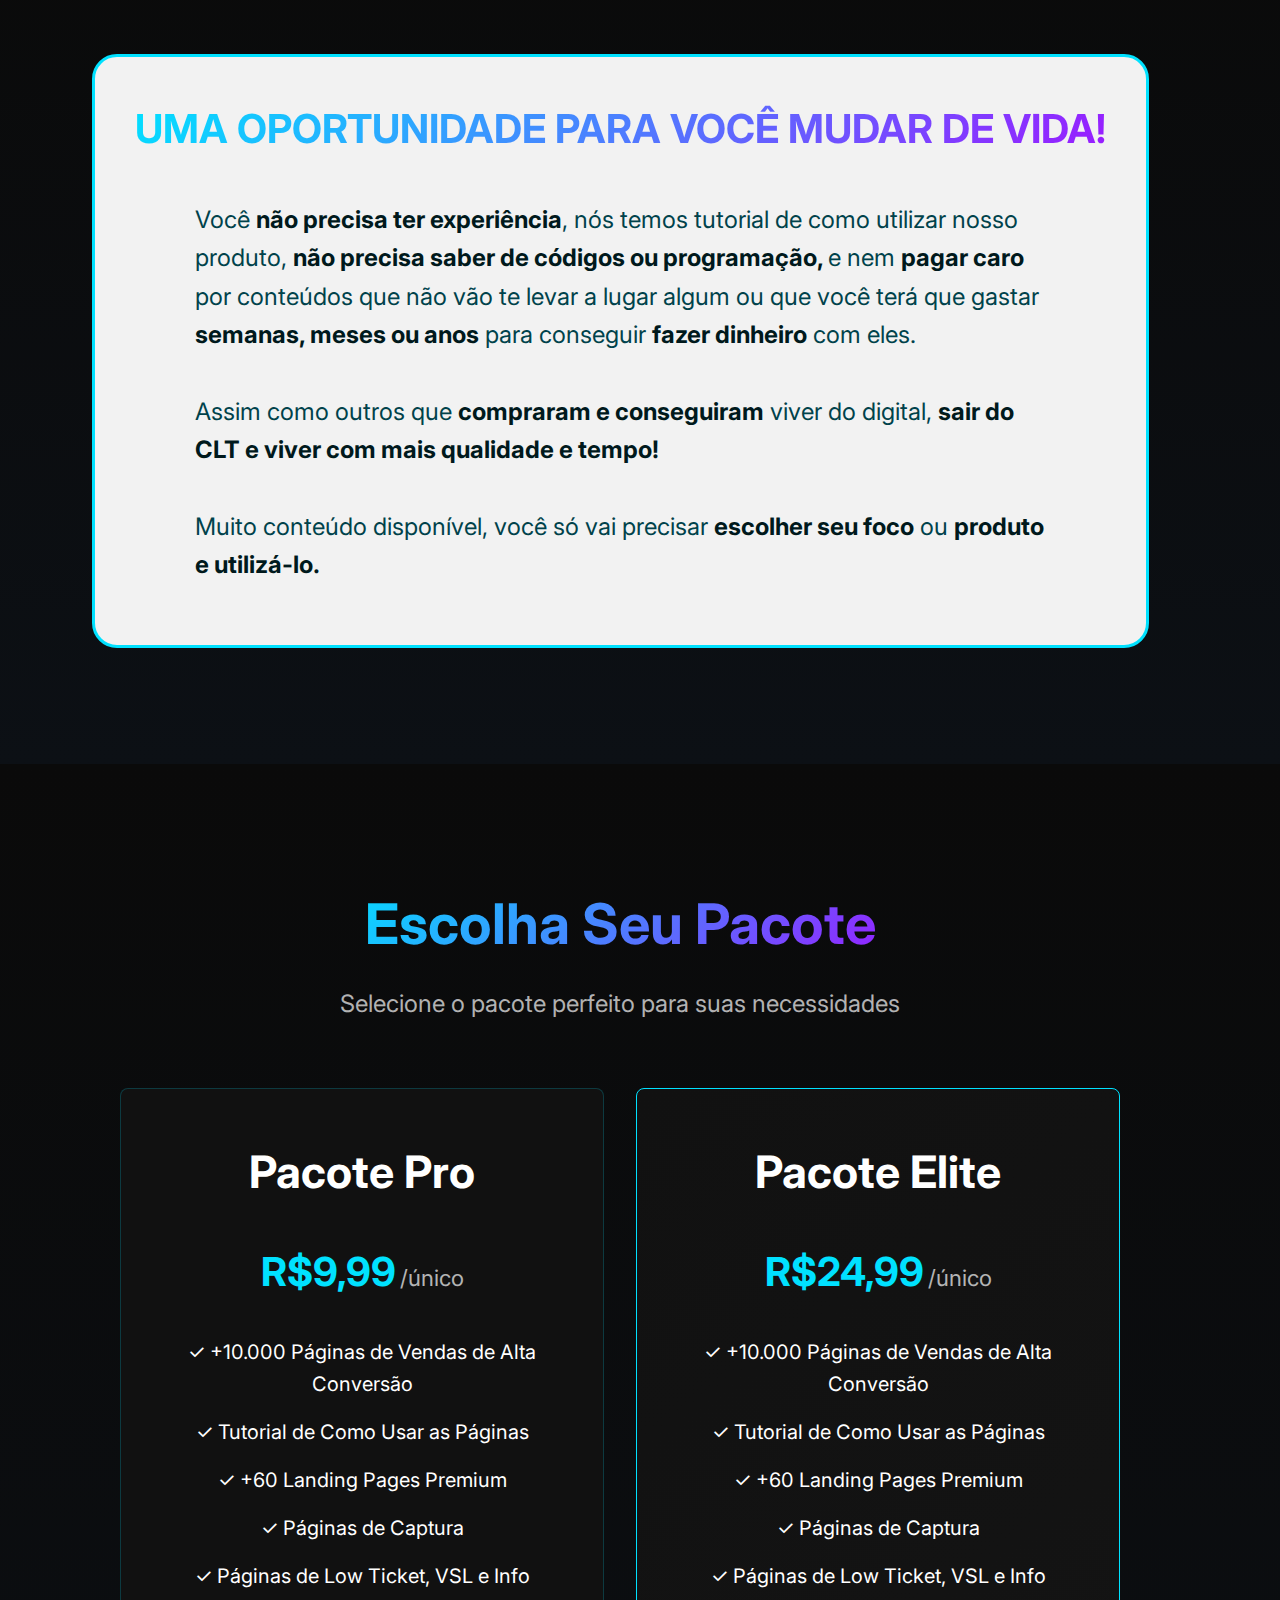
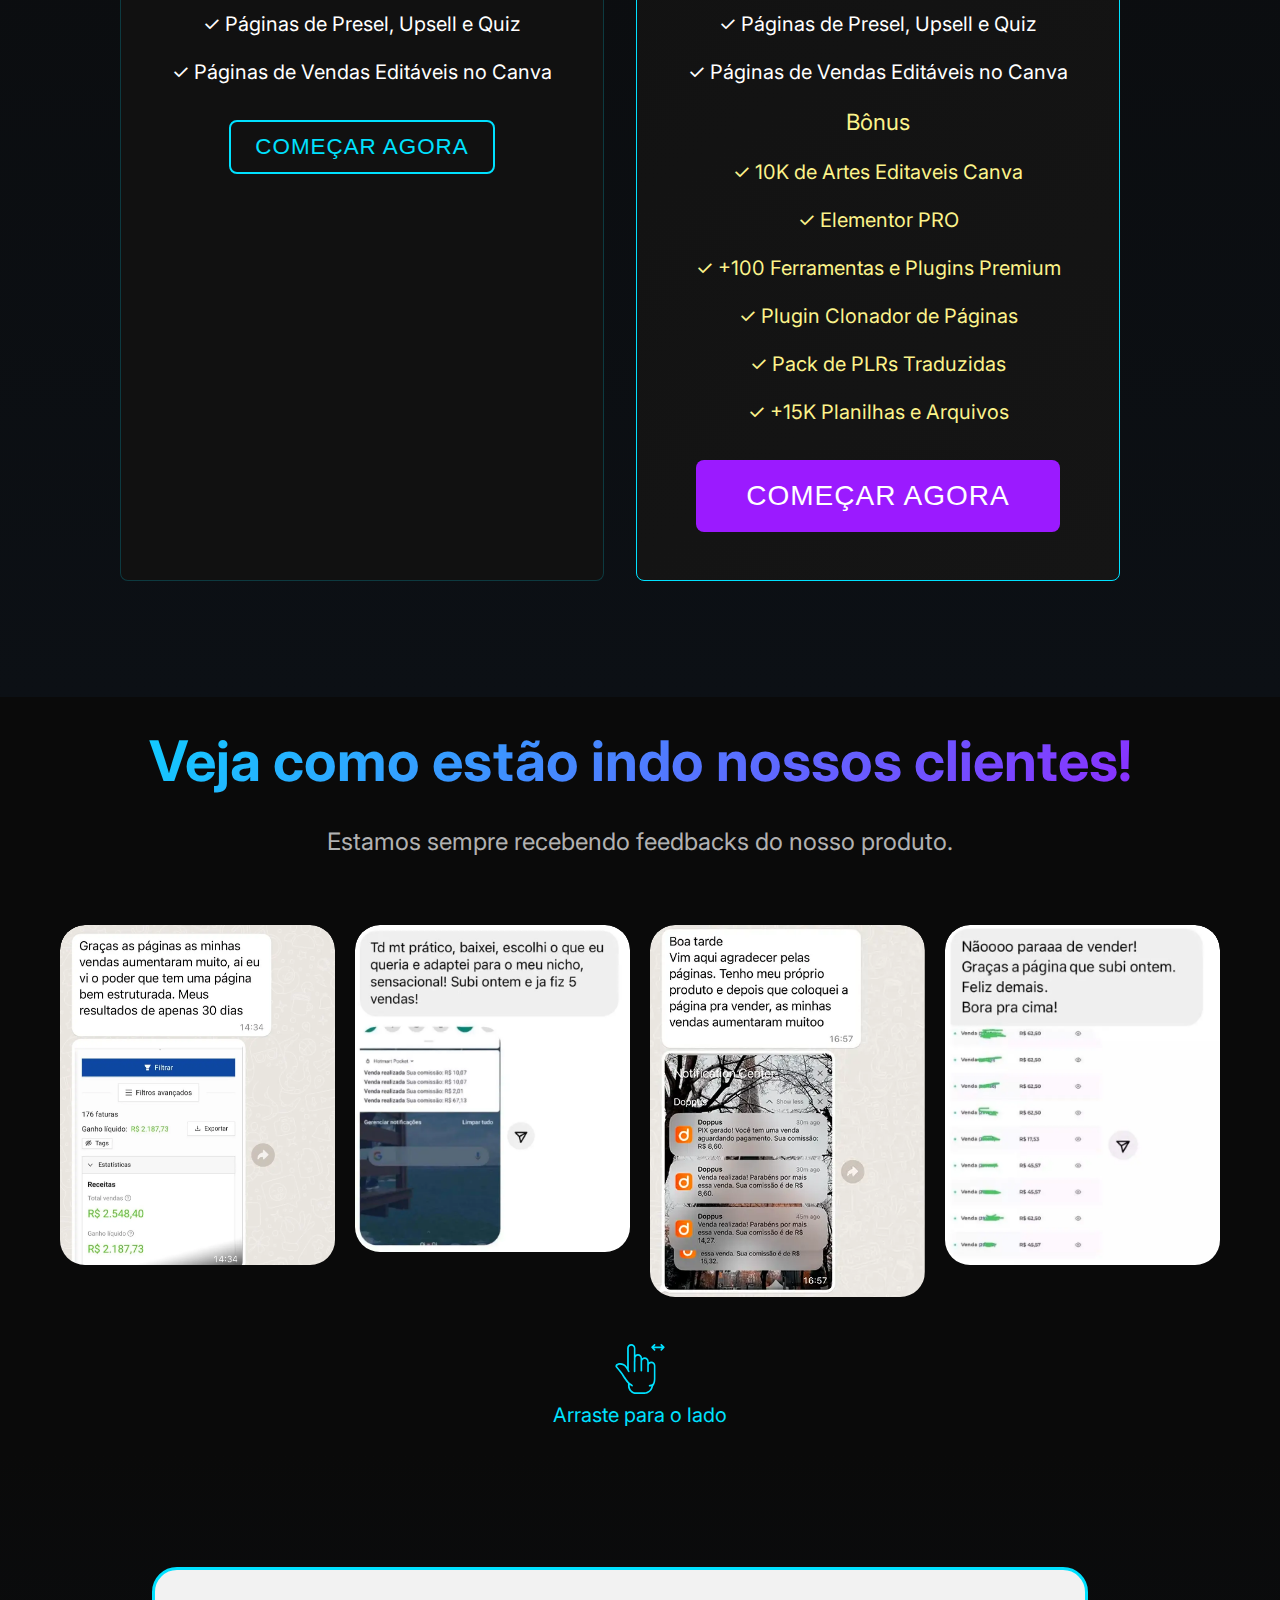
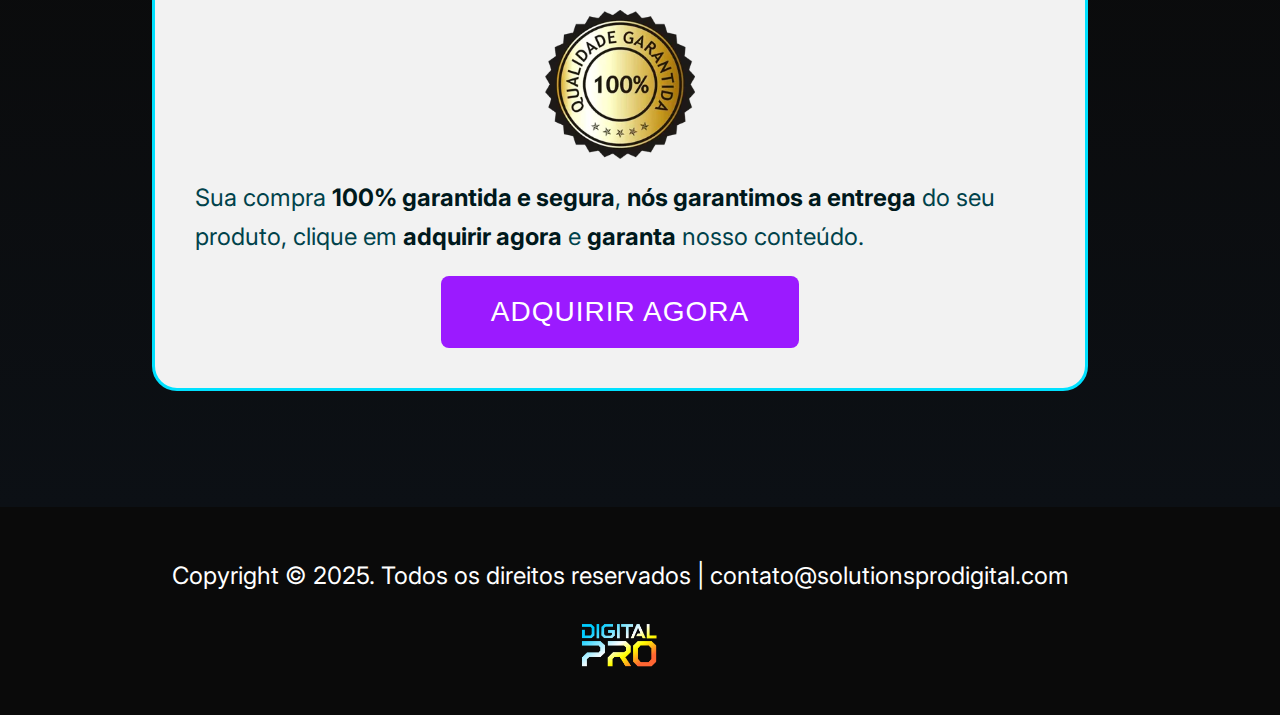
<file: src/index.html>
<!DOCTYPE html>
<html lang="en">
  <head>
    <meta charset="UTF-8" />
    <meta name="viewport" content="width=device-width, initial-scale=1.0" />
    <title>Digital Pro Solutions</title>
    <meta name="description" content="Premium WordPress Templates for Developers" />
    <meta name="author" content="Digital Pro Solutions" />
    <link rel="stylesheet" href="https://fonts.googleapis.com/css2?family=Inter:wght@300;400;500;600;700&display=swap">
    <link rel="stylesheet" href="styles.css">
    <link rel="stylesheet" href="plugins/swiper-bundle.min.css">
    <link rel="icon" sizes="64x64" href="assets/logo.webp" type="image/png">
  </head>
  <body>
    <!-- Hero Section -->
    <section class="hero">
        <div class="logo">
            <img src="assets/logo.webp" width="750px" alt="Logo da Digital Pro">
        </div>
        <div class="container">
            <span class="badge">PACOTE COMPLETO DE RECURSOS PARA VENDAS NO DIGITAL</span>
            <h1>Ganhe até 10 mil por mês no digital com nosso conteúdo</h1>
            <p class="hero-description">Templates profissionais de sites WordPress, Elementor PRO, Canva, Pack de PLR's . Tudo que você precisa para <b>ficar rico no meio digital!</b></p>
            <a href="#pricing"><button class="btn btn-primary">Quero adquirir</button></a>
        </div>
    </section>

    <!-- Features Section -->
    <section class="features">
      <div class="container">
        <div class="section-header">
          <h2>O que você receberá</h2>
          <p>Templates cuidadosamente desenvolvidos para ajudar você a construir sites profissionais mais rápido</p>
        </div>
        <div class="features-grid">
          <div class="feature-card">
            <div class="icon">
              <svg width="24" height="24" viewBox="0 0 24 24" fill="none" stroke="currentColor" stroke-width="2">
                <rect x="3" y="3" width="18" height="18" rx="2" />
                <path d="M3 9h18" />
              </svg>
            </div>
            <h3>Layouts Profissionais</h3>
            <p>Templates responsivos pixel-perfect projetados para máximo impacto.</p>
          </div>
          <div class="feature-card">
            <div class="icon">
              <svg width="24" height="24" viewBox="0 0 24 24" fill="none" stroke="currentColor" stroke-width="2">
                <polyline points="16 18 22 12 16 6" />
                <polyline points="8 6 2 12 8 18" />
              </svg>
            </div>
            <h3>Elementor PRO</h3>
            <p>Você receberá o Elementor PRO com tutorial para instalação e pronto para utilizar os templates do pacote.</p>
          </div>
          <div class="feature-card">
            <div class="icon">
              <svg width="24" height="24" viewBox="0 0 24 24" fill="none" stroke="currentColor" stroke-width="2">
                <path d="M13 2L3 14h9l-1 8 10-12h-9l1-8z" />
              </svg>
            </div>
            <h3>Dinheiro rápido</h3>
            <p>Com nossas PLR's traduzidas junto com nossos templates você pode montar seu site de venda de conteúdo digital e começar a fazer dinheiro na hora.
            </p>
          </div>
          <div class="feature-card">
            <div class="icon">
              <svg width="24" height="24" viewBox="0 0 24 24" fill="none" stroke="currentColor" stroke-width="2">
                <path d="M12 2L2 7l10 5 10-5-10-5z" />
                <path d="M2 17l10 5 10-5" />
                <path d="M2 12l10 5 10-5" />
              </svg>
            </div>
            <h3>Plugin clonador de páginas</h3>
            <p>No plano premium você tem acesso ao plugin clonador de páginas com tutorial, tudo para máximizar a velocidade e vender mais!!!</p>
          </div>
        </div>
      </div>
    </section>

    <!-- Portfólio Section -->

    <section class="pages-section">
        <div class="container-cards">
            <div class="section-header">
                <h2>Veja alguns dos sites criados com nossos templates</h2>
                <p>Começe hoje mesmo a ganhar dinheiro utilizando nosso conteúdo digital</p>
            </div>
            <div class="slide-container swiper">
              <div class="slide-content">
                <div class="card-wrapper swiper-wrapper">
                  <div class="card swiper-slide">
                    <img src="assets/page1.webp" alt="página de exemplo">
                  </div>
                  <div class="card swiper-slide">
                    <img src="assets/page2.webp" alt="página de exemplo">
                  </div>
                  <div class="card swiper-slide">
                    <img src="assets/page3.webp" alt="página de exemplo">
                  </div>
                  <div class="card swiper-slide">
                    <img src="assets/page4.webp" alt="página de exemplo">
                  </div>
                  <div class="card swiper-slide">
                    <img src="assets/page5.webp" alt="página de exemplo">
                  </div>
                  <div class="card swiper-slide">
                    <img src="assets/page6.webp" alt="página de exemplo">
                  </div>
                  <div class="card swiper-slide">
                    <img src="assets/page7.webp" alt="página de exemplo">
                  </div>
                  <div class="card swiper-slide">
                    <img src="assets/page8.webp" alt="página de exemplo">
                  </div>
                </div>
              </div>
              <div class="specification-wrap">
                <img src="assets/swipe-hand.svg" width="50px" alt="Ícone para deslizar a tela">
                <p style="font-size: 20px; margin-top: 5px;">Arraste para o lado</p>
              </div>
            </div>
        </div>
    </section>

    <!-- Oportunity Section -->
    <section class="oportunity">
      <div class="container">
        <div class="op-box">
          <h2 class="op-title">UMA OPORTUNIDADE PARA VOCÊ MUDAR DE VIDA!</h2>
          <p class="op-description">Você <b>não precisa ter experiência</b>, nós temos tutorial de como utilizar nosso produto, <b>
          não precisa saber de códigos ou programação, </b> e nem <b>pagar caro</b> por conteúdos que não vão te levar a lugar algum ou que você terá que gastar <b>semanas, meses ou anos</b> para conseguir <b>fazer dinheiro</b> com eles.<br><br> Assim como outros que <b>compraram e conseguiram</b> viver do digital, <b>sair do CLT e viver com mais qualidade e tempo!</b><br><br>
          Muito conteúdo disponível, você só vai precisar <b>escolher seu foco</b> ou <b>produto e utilizá-lo.</b></p>
        </div>
      </div>
    </section>

    <!-- Pricing Section -->
    <section class="pricing" id="pricing">
      <div class="container">
        <div class="section-header">
          <h2>Escolha Seu Pacote</h2>
          <p>Selecione o pacote perfeito para suas necessidades</p>
        </div>
        <div class="pricing-grid">
          <div class="pricing-card">
            <h3>Pacote Pro</h3>
            <div class="price">
              <span class="amount">R$9,99</span>
              <span class="period">/único</span>
            </div>
            <ul class="features-list">
              <li>✓ +10.000 Páginas de Vendas de Alta Conversão</li>
              <li>✓ Tutorial de Como Usar as Páginas</li>
              <li>✓ +60 Landing Pages Premium</li>
              <li>✓ Páginas de Captura</li>
              <li>✓ Páginas de Low Ticket, VSL e Info</li>
              <li>✓ Páginas de Presel, Upsell e Quiz</li>
              <li>✓ Páginas de Vendas Editáveis no Canva</li>
            </ul>
            <a href="./promo.html"><button class="btn btn-outline">Começar Agora</button></a>
          </div>
          <div class="pricing-card featured">
            <h3>Pacote Elite</h3>
            <div class="price">
              <span class="amount">R$24,99</span>
              <span class="period">/único</span>
            </div>
            <ul class="features-list">
              <li>✓ +10.000 Páginas de Vendas de Alta Conversão</li>
              <li>✓ Tutorial de Como Usar as Páginas</li>
              <li>✓ +60 Landing Pages Premium</li>
              <li>✓ Páginas de Captura</li>
              <li>✓ Páginas de Low Ticket, VSL e Info</li>
              <li>✓ Páginas de Presel, Upsell e Quiz</li>
              <li>✓ Páginas de Vendas Editáveis no Canva</li>
              <li style="color: #fcf38b; font-size: 1.4rem;">Bônus</li>
              <li style="color: #fcf38b;">✓ 10K de Artes Editaveis Canva</li>
              <li style="color: #fcf38b;">✓ Elementor PRO</li>
              <li style="color: #fcf38b;">✓ +100 Ferramentas e Plugins Premium</li>
              <li style="color: #fcf38b;">✓ Plugin Clonador de Páginas</li>
              <li style="color: #fcf38b;">✓ Pack de PLRs Traduzidas</li>
              <li style="color: #fcf38b;">✓ +15K Planilhas e Arquivos</li>
            </ul>
            <a href="https://payfast.greenn.com.br/105219"><button class="btn btn-primary">Começar Agora</button></a>
          </div>
        </div>
      </div>
    </section>

    <!-- Feedbacks Section -->

    <section class="feedbacks-section">
      <div class="container-cards">
          <div class="section-header">
              <h2>Veja como estão indo nossos clientes!</h2>
              <p>Estamos sempre recebendo feedbacks do nosso produto.</p>
          </div>
          <div class="slide-container swiper">
            <div class="slide-content">
              <div class="card-wrapper swiper-wrapper">
                <div class="card swiper-slide">
                  <img src="assets/depoimento1.webp" alt="página de exemplo">
                </div>
                <div class="card swiper-slide">
                  <img src="assets/depoimento2.webp" alt="página de exemplo">
                </div>
                <div class="card swiper-slide">
                  <img src="assets/depoimento3.webp" alt="página de exemplo">
                </div>
                <div class="card swiper-slide">
                  <img src="assets/depoimento4.webp" alt="página de exemplo">
                </div>
                <div class="card swiper-slide">
                  <img src="assets/depoimento5.webp" alt="página de exemplo">
                </div>
              </div>
            </div>
            <div class="specification-wrap">
              <img src="assets/swipe-hand.svg" width="50px" alt="Ícone para deslizar a tela">
              <p style="font-size: 20px; margin-top: 5px;">Arraste para o lado</p>
            </div>
          </div>
      </div>
    </section>
    <section class="quality-guarantee">
      <div class="container">
        <div class="qg-box">
          <img src="assets/selo-de-qualidade-garantida.webp" width="150px" alt="Selo de qualidade">
          <p class="qg-description">Sua compra <b>100% garantida e segura</b>, <b>nós garantimos a entrega</b> do seu produto, clique em <b>adquirir agora</b> e <b>garanta</b> nosso conteúdo.</p>
          <a href="#pricing"><button class="btn btn-primary">Adquirir agora</button></a>
        </div>
      </div>
    </section>
    <footer>
      <div class="container" style="margin-bottom: 0px;">
        <div class="footer-content">
          <p>Copyright &copy; 2025. Todos os direitos reservados | contato@solutionsprodigital.com</p>
          <img src="assets/logo.webp" width="100px" alt="Logo da empresa">
        </div>
      </div>
    </footer>
  </body>
  <script src="plugins/swiper-bundle.min.js"></script>
  <script src="script.js"></script>
</html>
</file>
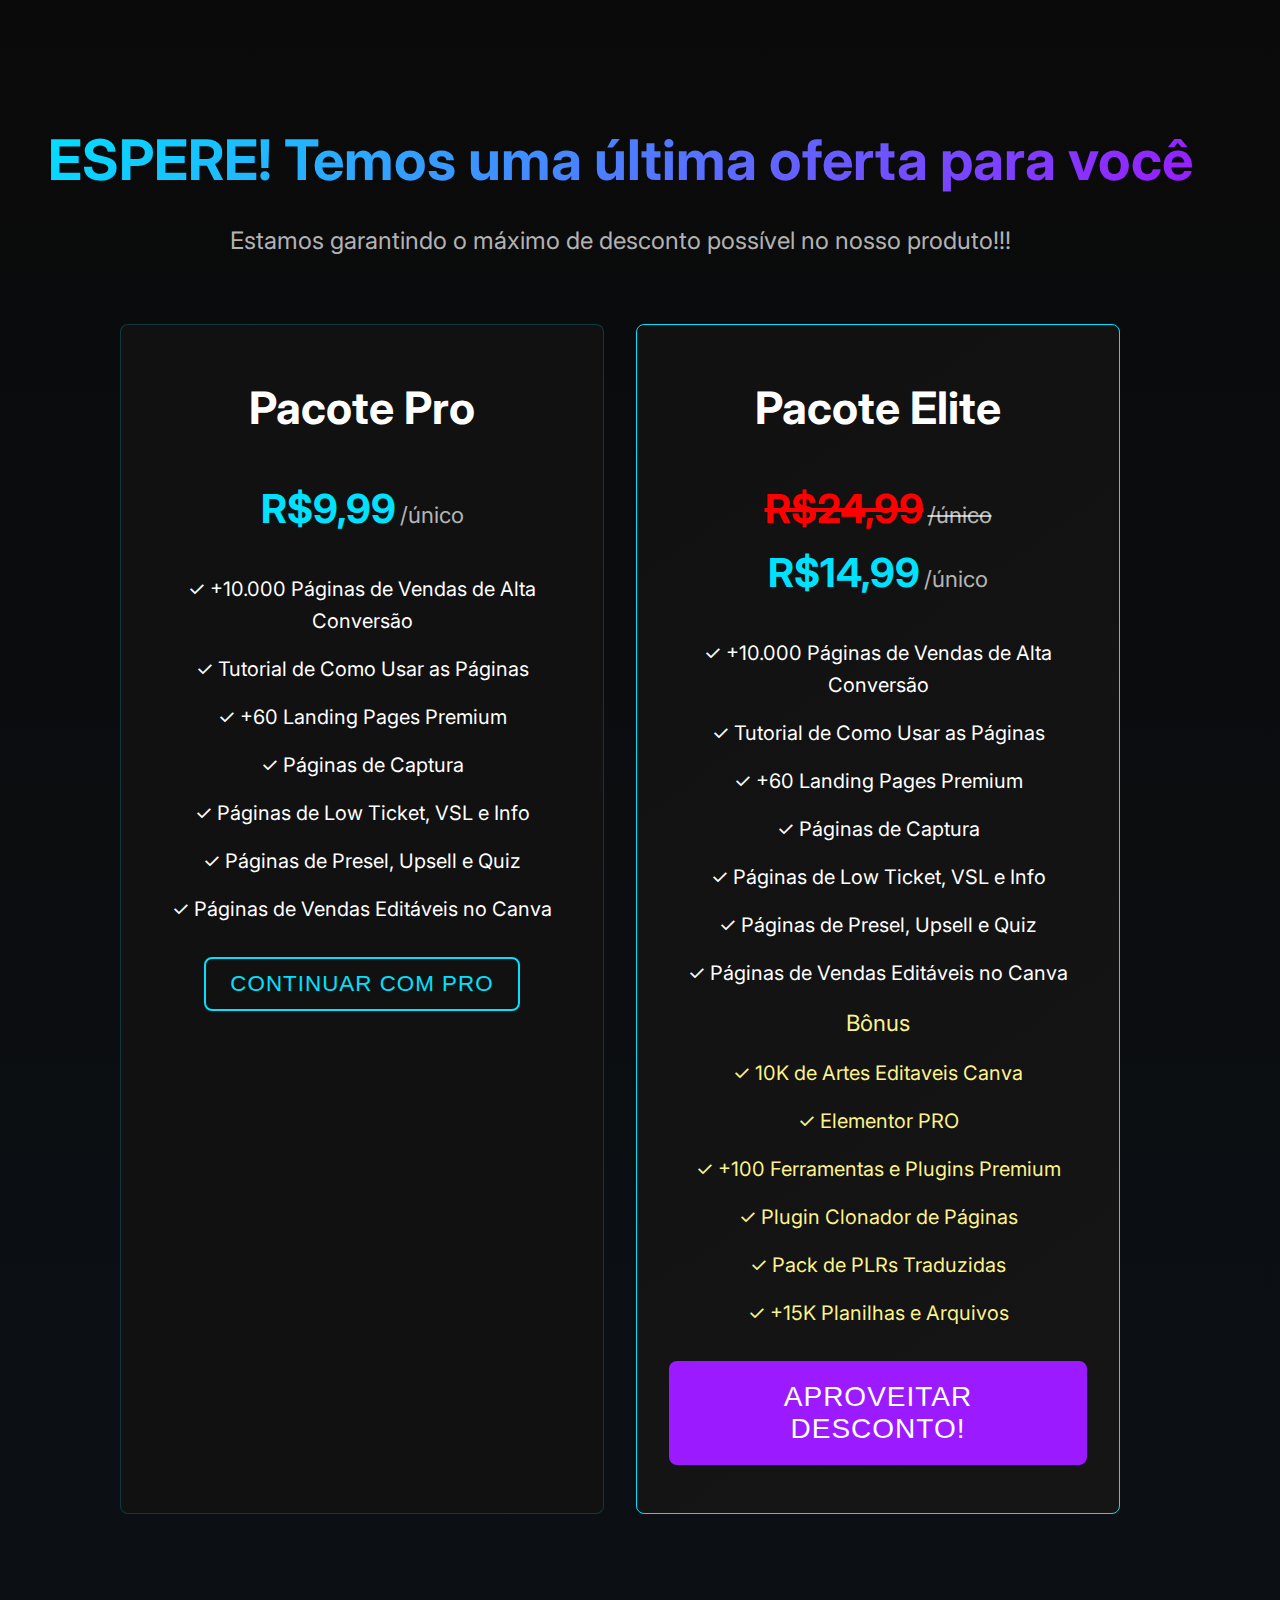
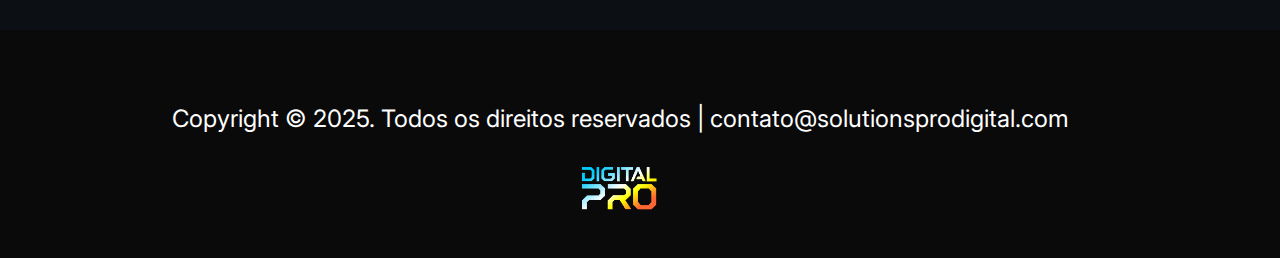
<file: public/promo.html>
<!DOCTYPE html> <html lang="en"> <head> <meta charset="UTF-8" /> <meta name="viewport" content="width=device-width, initial-scale=1.0" /> <title>Digital Pro Solutions</title> <meta name="description" content="Premium WordPress Templates for Developers" /> <meta name="author" content="Digital Pro Solutions" /> <link rel="stylesheet" href="https://fonts.googleapis.com/css2?family=Inter:wght@300;400;500;600;700&display=swap"> <link rel="stylesheet" href="styles.css"> <link rel="stylesheet" href="plugins/swiper-bundle.min.css"> <link rel="icon" sizes="64x64" href="assets/logo.webp" type="image/png"> <!-- Meta Pixel Code -->
<script>
!function(f,b,e,v,n,t,s)
{if(f.fbq)return;n=f.fbq=function(){n.callMethod?
n.callMethod.apply(n,arguments):n.queue.push(arguments)};
if(!f._fbq)f._fbq=n;n.push=n;n.loaded=!0;n.version='2.0';
n.queue=[];t=b.createElement(e);t.async=!0;
t.src=v;s=b.getElementsByTagName(e)[0];
s.parentNode.insertBefore(t,s)}(window, document,'script',
'https://connect.facebook.net/en_US/fbevents.js');
fbq('init', '1205143051194692');
fbq('track', 'PageView');
</script>
<noscript><img height="1" width="1" style="display:none"
src="https://www.facebook.com/tr?id=1205143051194692&ev=PageView&noscript=1"
/></noscript>
<!-- End Meta Pixel Code --> </head> <body> <!-- Pricing Section --> <section class="pricing" id="pricing"> <div class="container"> <div class="section-header"> <h2>ESPERE! Temos uma última oferta para você</h2> <p>Estamos garantindo o máximo de desconto possível no nosso produto!!!</p> </div> <div class="pricing-grid"> <div class="pricing-card"> <h3>Pacote Pro</h3> <div class="price"> <span class="amount">R$9,99</span> <span class="period">/único</span> </div> <ul class="features-list"> <li>✓ +10.000 Páginas de Vendas de Alta Conversão</li> <li>✓ Tutorial de Como Usar as Páginas</li> <li>✓ +60 Landing Pages Premium</li> <li>✓ Páginas de Captura</li> <li>✓ Páginas de Low Ticket, VSL e Info</li> <li>✓ Páginas de Presel, Upsell e Quiz</li> <li>✓ Páginas de Vendas Editáveis no Canva</li> </ul> <a href="https://payfast.greenn.com.br/105207"><button class="btn btn-outline">Continuar com Pro</button></a> </div> <div class="pricing-card featured"> <h3>Pacote Elite</h3> <div class="price"> <span class="amount" style="text-decoration: line-through; color: red;">R$24,99</span> <span class="period" style="text-decoration: line-through;">/único</span> <br> <span class="amount">R$14,99</span> <span class="period">/único</span> </div> <ul class="features-list"> <li>✓ +10.000 Páginas de Vendas de Alta Conversão</li> <li>✓ Tutorial de Como Usar as Páginas</li> <li>✓ +60 Landing Pages Premium</li> <li>✓ Páginas de Captura</li> <li>✓ Páginas de Low Ticket, VSL e Info</li> <li>✓ Páginas de Presel, Upsell e Quiz</li> <li>✓ Páginas de Vendas Editáveis no Canva</li> <li style="color: #fcf38b; font-size: 1.4rem;">Bônus</li> <li style="color: #fcf38b;">✓ 10K de Artes Editaveis Canva</li> <li style="color: #fcf38b;">✓ Elementor PRO</li> <li style="color: #fcf38b;">✓ +100 Ferramentas e Plugins Premium</li> <li style="color: #fcf38b;">✓ Plugin Clonador de Páginas</li> <li style="color: #fcf38b;">✓ Pack de PLRs Traduzidas</li> <li style="color: #fcf38b;">✓ +15K Planilhas e Arquivos</li> </ul> <a href="https://payfast.greenn.com.br/105222"><button class="btn btn-primary">Aproveitar desconto!</button></a> </div> </div> </div> </section> <footer> <div class="container" style="margin-bottom: 0px;"> <div class="footer-content"> <p>Copyright &copy; 2025. Todos os direitos reservados | contato@solutionsprodigital.com</p> <img src="assets/logo.webp" width="100px" alt="Logo da empresa"> </div> </div> </footer> </body> <script src="plugins/swiper-bundle.min.js"></script> <script src="script.js"></script> </html>
</file>
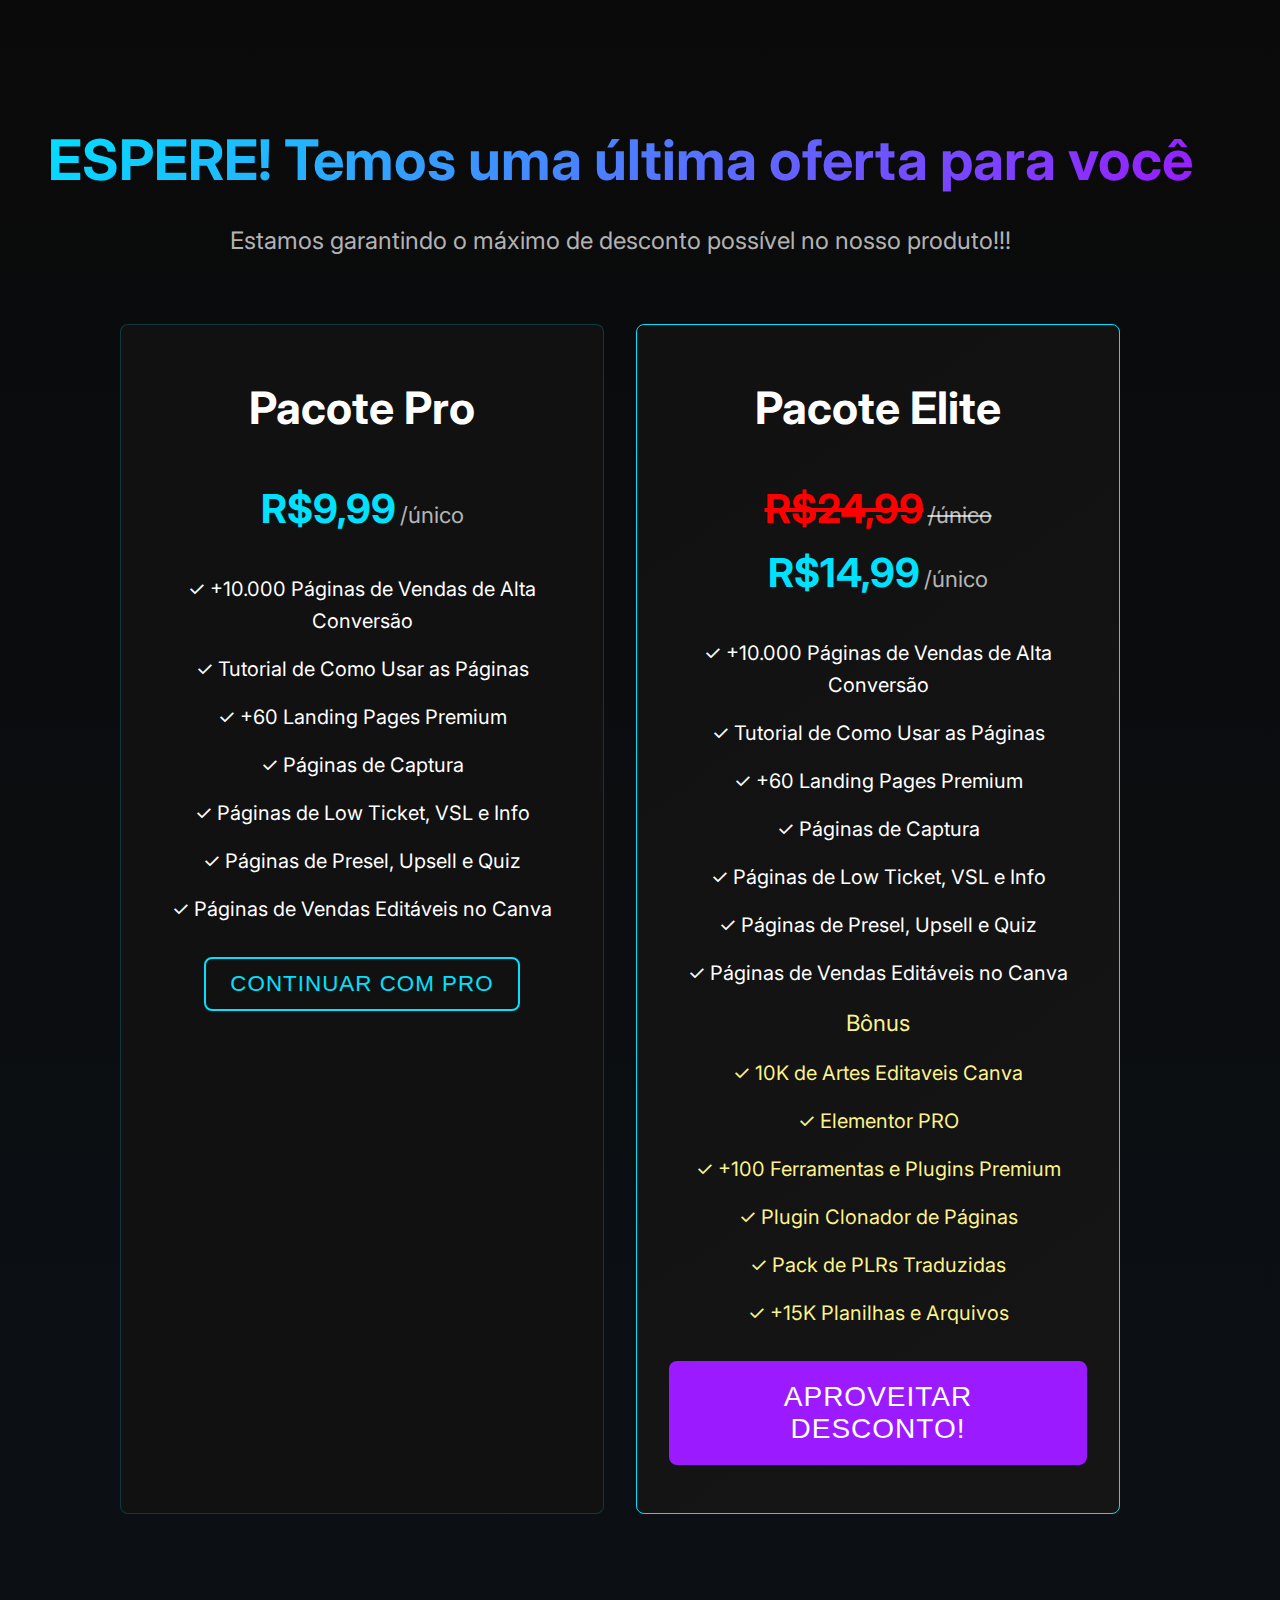
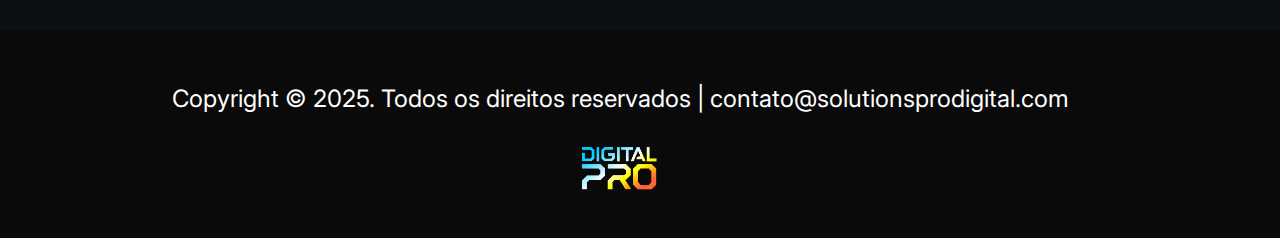
<file: src/promo.html>
<!DOCTYPE html>
<html lang="en">
  <head>
    <meta charset="UTF-8" />
    <meta name="viewport" content="width=device-width, initial-scale=1.0" />
    <title>Digital Pro Solutions</title>
    <meta name="description" content="Premium WordPress Templates for Developers" />
    <meta name="author" content="Digital Pro Solutions" />
    <link rel="stylesheet" href="https://fonts.googleapis.com/css2?family=Inter:wght@300;400;500;600;700&display=swap">
    <link rel="stylesheet" href="styles.css">
    <link rel="stylesheet" href="plugins/swiper-bundle.min.css">
    <link rel="icon" sizes="64x64" href="assets/logo.webp" type="image/png">
  </head>
  <body>
    <!-- Pricing Section -->
    <section class="pricing" id="pricing">
      <div class="container">
        <div class="section-header">
          <h2>ESPERE! Temos uma última oferta para você</h2>
          <p>Estamos garantindo o máximo de desconto possível no nosso produto!!!</p>
        </div>
        <div class="pricing-grid">
          <div class="pricing-card">
            <h3>Pacote Pro</h3>
            <div class="price">
              <span class="amount">R$9,99</span>
              <span class="period">/único</span>
            </div>
            <ul class="features-list">
              <li>✓ +10.000 Páginas de Vendas de Alta Conversão</li>
              <li>✓ Tutorial de Como Usar as Páginas</li>
              <li>✓ +60 Landing Pages Premium</li>
              <li>✓ Páginas de Captura</li>
              <li>✓ Páginas de Low Ticket, VSL e Info</li>
              <li>✓ Páginas de Presel, Upsell e Quiz</li>
              <li>✓ Páginas de Vendas Editáveis no Canva</li>
            </ul>
            <a href="https://payfast.greenn.com.br/105207"><button class="btn btn-outline">Continuar com Pro</button></a>
          </div>
          <div class="pricing-card featured">
            <h3>Pacote Elite</h3>
            <div class="price">
              <span class="amount" style="text-decoration: line-through; color: red;">R$24,99</span>
              <span class="period" style="text-decoration: line-through;">/único</span>
              <br>
              <span class="amount">R$14,99</span>
              <span class="period">/único</span>
            </div>
            <ul class="features-list">
              <li>✓ +10.000 Páginas de Vendas de Alta Conversão</li>
              <li>✓ Tutorial de Como Usar as Páginas</li>
              <li>✓ +60 Landing Pages Premium</li>
              <li>✓ Páginas de Captura</li>
              <li>✓ Páginas de Low Ticket, VSL e Info</li>
              <li>✓ Páginas de Presel, Upsell e Quiz</li>
              <li>✓ Páginas de Vendas Editáveis no Canva</li>
              <li style="color: #fcf38b; font-size: 1.4rem;">Bônus</li>
              <li style="color: #fcf38b;">✓ 10K de Artes Editaveis Canva</li>
              <li style="color: #fcf38b;">✓ Elementor PRO</li>
              <li style="color: #fcf38b;">✓ +100 Ferramentas e Plugins Premium</li>
              <li style="color: #fcf38b;">✓ Plugin Clonador de Páginas</li>
              <li style="color: #fcf38b;">✓ Pack de PLRs Traduzidas</li>
              <li style="color: #fcf38b;">✓ +15K Planilhas e Arquivos</li>
            </ul>
            <a href="https://payfast.greenn.com.br/105222"><button class="btn btn-primary">Aproveitar desconto!</button></a>
          </div>
        </div>
      </div>
    </section>
    <footer>
      <div class="container" style="margin-bottom: 0px;">
        <div class="footer-content">
          <p>Copyright &copy; 2025. Todos os direitos reservados | contato@solutionsprodigital.com</p>
          <img src="assets/logo.webp" width="100px" alt="Logo da empresa">
        </div>
      </div>
    </footer>
  </body>
  <script src="plugins/swiper-bundle.min.js"></script>
  <script src="script.js"></script>
</html>
</file>
<file: public/styles.css>
[class~=btn-primary]:hover{transform:translateY(-2px);}:root{--primary:#00e1ff;}:root{--secondary:#9b1aff;}:root{--bg-dark:#0a0a0a;}:root{--bg-card:#111;}*{margin-left:0;}:root{--text:#fff;}:root{--text-light:rgba(255,255,255,.7);}:root{--border-color:rgba(0,225,255,.2);}:root{--text-dark:#00424b;}[class~=btn-primary]:hover{box-shadow:var(--shadow);}[class~=btn-primary] a{text-decoration:none;}.btn-outline:hover{background:var(--primary);}:root{--text-darker:#00191c;}:root{--radius:.083333333in;}:root{--shadow:0 12px 20px rgba(0,225,255,.15);}*{margin-bottom:0;}:root{--gradient:linear-gradient(135deg,#00e1ff,#9b1aff);}[class~=btn]{display:inline-flex;}[class~=btn]{align-items:center;}body{font-family:"Inter",sans-serif;}[class~=btn]{padding-left:1.5rem;}[class~=btn]{padding-bottom:.75rem;}[class~=btn]{padding-right:1.5rem;}[class~=btn-primary] a,body,.btn-primary{color:var(--text);}[class~=btn]{padding-top:.75rem;}[class~=btn]{border-radius:var(--radius);}[class~=hero]::before{content:"";}[class~=btn]{font-weight:500;}[class~=hero]::before{position:absolute;}[class~=btn]{cursor:pointer;}[class~=btn]{transition:all .3s ease;}[class~=btn]{border-left-width:medium;}[class~=btn]{border-bottom-width:medium;}[class~=btn]{border-right-width:medium;}[class~=btn]{border-top-width:medium;}.btn-outline:hover{color:var(--bg-dark);}[class~=btn]{border-left-style:none;}[class~=btn]{border-bottom-style:none;}[class~=btn]{border-right-style:none;}[class~=btn]{border-top-style:none;}[class~=btn]{border-left-color:currentColor;}[class~=hero] [class~=badge]{display:inline-block;}[class~=btn]{border-bottom-color:currentColor;}*{margin-right:0;}[class~=hero] [class~=badge]{padding-left:1rem;}[class~=btn]{border-right-color:currentColor;}*{margin-top:0;}*{padding-left:0;}[class~=btn]{border-top-color:currentColor;}[class~=btn]{border-image:none;}*{padding-bottom:0;}[class~=hero]::before{width:100%;}[class~=hero] [class~=badge]{padding-bottom:.5rem;}[class~=btn]{font-size:1.4rem;}[class~=btn]{text-transform:uppercase;}[class~=btn]{letter-spacing:.010416667in;}[class~=hero] [class~=badge]{padding-right:1rem;}.btn-primary{background:var(--secondary);}.btn-primary{padding-left:3.125pc;}[class~=hero]::before{height:100%;}[class~=hero] [class~=badge]{padding-top:.5rem;}body{line-height:1.6;}.btn-primary{padding-bottom:.208333333in;}.btn-primary{padding-right:3.125pc;}.btn-primary{padding-top:.208333333in;}[class~=hero]::before{background:radial-gradient(circle at center,rgba(0,225,255,.1) 0%,transparent 70%);}body{background:var(--bg-dark);}.btn-primary{font-size:1.75rem;}[class~=btn-outline]{background:transparent;}*{padding-right:0;}[class~=hero] [class~=badge]{background:rgba(0,225,255,.1);}[class~=btn-outline]{border-left-width:.020833333in;}[class~=btn-outline]{border-bottom-width:.020833333in;}[class~=btn-outline]{border-right-width:.020833333in;}[class~=btn-outline]{border-top-width:.020833333in;}[class~=btn-outline],[class~=hero] [class~=badge]{border-left-style:solid;}[class~=hero] [class~=badge],[class~=btn-outline]{border-bottom-style:solid;}[class~=hero] [class~=badge]{border-left-width:.0625pc;}[class~=btn-outline],[class~=hero] [class~=badge]{border-right-style:solid;}[class~=hero] [class~=badge],[class~=btn-outline]{border-top-style:solid;}[class~=btn-outline]{border-left-color:var(--primary);}[class~=btn-outline]{border-bottom-color:var(--primary);}[class~=btn-outline]{border-right-color:var(--primary);}[class~=btn-outline]{border-top-color:var(--primary);}[class~=hero]::before{pointer-events:none;}[class~=btn-outline]{border-image:none;}[class~=btn-outline]{color:var(--primary);}[class~=hero] [class~=badge]{border-bottom-width:.0625pc;}*{padding-top:0;}[class~=hero]{min-height:100vh;}[class~=hero]{display:flex;}[class~=hero]{align-items:center;}[class~=hero]{background:linear-gradient(to bottom,var(--bg-dark),#0c1015);}[class~=hero]{position:relative;}[class~=hero]{overflow:hidden;}[class~=hero-description],[class~=container],[class~=hero]{margin-left:auto;}[class~=hero]{margin-bottom:auto;}[class~=hero] h1{font-size:4rem;}[class~=hero],[class~=hero-description],[class~=container]{margin-right:auto;}[class~=hero] h1{line-height:1.2;}[class~=hero] [class~=badge],[class~=hero] h1{margin-bottom:1.5rem;}[class~=hero]{margin-top:auto;}[class~=hero]{flex-direction:row;}[class~=hero-description]{font-size:2rem;}[class~=hero-description]{color:var(--text-light);}[class~=hero] h1,[class~=hero-description]{max-width:900px;}[class~=hero] [class~=badge]{border-right-width:.0625pc;}[class~=hero] [class~=badge]{border-top-width:.0625pc;}[class~=hero-description]{margin-bottom:2rem;}[class~=hero-description]{margin-top:0;}[class~=hero] h1{background:var(--gradient);}[class~=container]{max-width:75pc;}[class~=container]{margin-bottom:auto;}*{box-sizing:border-box;}[class~=hero] h1{background-clip:inherit;}[class~=container]{margin-top:auto;}[class~=hero] [class~=badge]{border-left-color:var(--border-color);}.logo{margin-left:100px;}*{scroll-behavior:smooth;}[class~=hero] [class~=badge]{border-bottom-color:var(--border-color);}[class~=hero] h1{-webkit-background-clip:text;}[class~=hero] [class~=badge]{border-right-color:var(--border-color);}[class~=hero] [class~=badge]{border-top-color:var(--border-color);}[class~=hero] [class~=badge]{border-image:none;}[class~=hero] [class~=badge]{border-radius:3.125pc;}[class~=hero] h1{-webkit-text-fill-color:transparent;}[class~=hero] [class~=badge]{font-size:1.25rem;}[class~=hero] [class~=badge]{color:var(--primary);}@media (max-width: 1800px){[class~=hero-description]{font-size:1.25rem;}[class~=hero] h1,[class~=hero-description]{max-width:6.25in;}[class~=hero] h1{font-size:3.5rem;}[class~=logo] img{width:450pt;}[class~=hero] [class~=badge]{font-size:.85rem;}}@media (max-width: 1300px){.hero,[class~=container]{flex-direction:column;}[class~=container]{display:flex;}[class~=container]{align-items:center;}[class~=container]{justify-content:center;}[class~=logo] img{width:450px;}[class~=container]{margin-left:15pt;}[class~=container]{margin-bottom:15pt;}[class~=container]{margin-right:15pt;}[class~=container]{margin-top:15pt;}[class~=logo]{margin-left:0;}[class~=logo]{margin-bottom:0;}[class~=logo]{margin-right:0;}[class~=logo]{margin-top:0;}.hero h1,[class~=hero-description]{text-align:center;}}[class~=section-header] h2{font-size:3.5rem;}[class~=features]{padding-left:0;}[class~=feature-card]:hover{transform:translateY(-5px);}[class~=feature-card]:hover{box-shadow:var(--shadow);}[class~=features]{padding-bottom:6rem;}[class~=features]{padding-right:0;}[class~=feature-card]:hover{border-left-color:var(--primary);}[class~=features]{padding-top:6rem;}[class~=features]{background:linear-gradient(to bottom,#0c1015,var(--bg-dark));}[class~=section-header],[class~=feature-card]{text-align:center;}[class~=section-header]{margin-bottom:4rem;}[class~=section-header] h2{margin-bottom:1rem;}[class~=features-grid]{display:grid;}[class~=features-grid]{grid-template-columns:repeat(auto-fit,minmax(500px,1fr));}[class~=feature-card]:hover{border-bottom-color:var(--primary);}[class~=section-header] h2{background:var(--gradient);}[class~=features-grid]{gap:2.5rem;}[class~=features-grid],.feature-card .icon,[class~=section-header] p{margin-left:auto;}[class~=features-grid]{margin-bottom:auto;}.feature-card .icon,[class~=features-grid]{margin-right:auto;}[class~=features-grid]{margin-top:auto;}[class~=section-header] h2{background-clip:inherit;}[class~=section-header] h2{-webkit-background-clip:text;}[class~=feature-card]{padding-left:2rem;}[class~=feature-card]{padding-bottom:2rem;}[class~=feature-card]{padding-right:2rem;}[class~=feature-card]:hover{border-right-color:var(--primary);}[class~=feature-card]:hover{border-top-color:var(--primary);}[class~=feature-card]{padding-top:2rem;}[class~=section-header] h2{-webkit-text-fill-color:transparent;}[class~=feature-card]{border-radius:var(--radius);}.feature-card .icon{width:.708333333in;}.feature-card .icon{height:51pt;}[class~=feature-card]{background:var(--bg-card);}[class~=feature-card]{border-left-width:.75pt;}[class~=feature-card]{border-bottom-width:.75pt;}[class~=feature-card]{border-right-width:.75pt;}footer{margin-left:0pt;}[class~=feature-card]{border-top-width:.75pt;}.feature-card .icon{margin-bottom:.2rem;}[class~=feature-card]{border-left-style:solid;}[class~=feature-card]{border-bottom-style:solid;}[class~=feature-card]{border-right-style:solid;}footer{margin-bottom:0pc;}[class~=feature-card]{border-top-style:solid;}[class~=section-header] p{color:var(--text-light);}[class~=feature-card]{border-left-color:var(--border-color);}[class~=feature-card]{border-bottom-color:var(--border-color);}.feature-card .icon,[class~=section-header] p{margin-top:0;}[class~=section-header] p{max-width:900px;}[class~=feature-card]{border-right-color:var(--border-color);}[class~=feature-card]{border-top-color:var(--border-color);}.feature-card .icon{color:var(--primary);}[class~=feature-card]{border-image:none;}[class~=feature-card]{transition:all .3s ease;}[class~=pricing-card]:hover{transform:translateY(-5px);}[class~=container-cards]{margin-left:.208333333in;}[class~=container-cards]{margin-bottom:.208333333in;}[class~=container-cards]{margin-right:.208333333in;}[class~=container-cards]{margin-top:.208333333in;}[class~=card],[class~=slide-content]{border-radius:18.75pt;}[class~=specification-wrap],[class~=card],[class~=swiper-slide]{display:flex;}[class~=specification-wrap],[class~=swiper-slide],[class~=card]{justify-content:center;}[class~=section-header] p,[class~=slide-content]{margin-bottom:0;}[class~=pricing-card]:hover{border-left-color:var(--primary);}[class~=swiper-slide],[class~=specification-wrap],[class~=card]{align-items:center;}[class~=slide-content],[class~=card]{overflow:hidden;}[class~=swiper-slide],[class~=slide-container],[class~=card]{width:100%;}[class~=card]{height:100%;}[class~=section-header] p{margin-right:auto;}[class~=slide-container]{padding-left:0;}[class~=pricing-card]:hover{border-bottom-color:var(--primary);}[class~=pricing-card]:hover{border-right-color:var(--primary);}[class~=slide-container]{padding-bottom:.416666667in;}[class~=slide-container]{padding-right:0;}[class~=slide-container]{padding-top:.416666667in;}[class~=slide-content]{margin-left:.416666667in;}[class~=slide-content]{margin-right:.416666667in;}[class~=slide-content]{margin-top:0;}[class~=pricing-card]:hover{border-top-color:var(--primary);}[class~=swiper-slide]{height:3.125in;}[class~=card-content]{padding-left:.145833333in;}[class~=card-content]{padding-bottom:.625pc;}[class~=card-content]{padding-right:.145833333in;}[class~=card-content]{padding-top:.625pc;}[class~=swiper-pagination]{color:#fff;}[class~=specification-wrap]{flex-direction:column;}[class~=specification-wrap]{color:#00e1ff;}[class~=specification-wrap]{margin-top:2.5pc;}[class~=section-header] p{font-size:1.5rem;}[class~=pricing]{padding-left:0;}[class~=pricing]{padding-bottom:6rem;}[class~=pricing-card][class~=featured]{background:linear-gradient(145deg,var(--bg-card),#151515);}[class~=pricing]{padding-right:0;}[class~=pricing]{padding-top:6rem;}[class~=pricing]{background:linear-gradient(to bottom,var(--bg-dark),#0c1015);}[class~=feature-card] h3{font-size:1.6rem;}[class~=pricing-grid]{display:grid;}[class~=pricing-grid]{grid-template-columns:repeat(auto-fit,minmax(300px,1fr));}[class~=pricing-grid]{gap:2rem;}[class~=pricing-grid]{max-width:750pt;}[class~=pricing-grid]{margin-left:auto;}[class~=pricing-grid]{margin-bottom:0;}footer{margin-right:0in;}[class~=pricing-grid]{margin-right:auto;}[class~=pricing-card][class~=featured],[class~=pricing-card]{border-left-width:.0625pc;}[class~=pricing-grid]{margin-top:0;}[class~=pricing-card]{padding-left:2rem;}[class~=pricing-card]{padding-bottom:3rem;}[class~=pricing-card]{padding-right:2rem;}[class~=pricing-card]{padding-top:3rem;}[class~=pricing-card]{border-radius:var(--radius);}[class~=pricing-card]{background:var(--bg-card);}[class~=pricing-card][class~=featured],[class~=pricing-card]{border-bottom-width:.0625pc;}[class~=pricing-card][class~=featured],[class~=pricing-card]{border-right-width:.010416667in;}[class~=pricing-card],[class~=pricing-card][class~=featured]{border-top-width:.010416667in;}[class~=feature-card] h3{margin-bottom:2rem;}[class~=pricing-card],[class~=pricing-card][class~=featured]{border-left-style:solid;}[class~=pricing-card],[class~=pricing-card][class~=featured]{border-bottom-style:solid;}[class~=pricing-card],[class~=pricing-card][class~=featured]{border-right-style:solid;}[class~=pricing-card][class~=featured],[class~=pricing-card]{border-top-style:solid;}[class~=pricing-card]{border-left-color:var(--border-color);}[class~=pricing-card]{border-bottom-color:var(--border-color);}[class~=pricing-card]{border-right-color:var(--border-color);}[class~=pricing-card]{border-top-color:var(--border-color);}[class~=pricing-card]{border-image:none;}footer{margin-top:22.5pt;}[class~=pricing-card]{text-align:center;}[class~=pricing-card]{transition:all .3s ease;}[class~=price],[class~=features-list]{margin-left:0;}[class~=feature-card] h3{color:var(--primary);}[class~=feature-card] p{font-size:1.4rem;}[class~=feature-card] p{color:var(--text-light);}[class~=pricing-card][class~=featured],.op-box{border-left-color:var(--primary);}[class~=features-list],[class~=price]{margin-bottom:2rem;}[class~=price],[class~=features-list]{margin-right:0;}[class~=price],[class~=features-list]{margin-top:2rem;}[class~=card] img{width:100%;}[class~=features-list]{list-style:none;}.oportunity{padding-left:0;}[class~=card] img{height:100%;}.oportunity{padding-bottom:6rem;}.oportunity{padding-right:0;}.oportunity{padding-top:6rem;}.oportunity{background:linear-gradient(to bottom,var(--bg-dark),#0c1015);}.op-box{background-color:#f2f2f2;}.op-box,[class~=card] img{border-radius:25px;}[class~=card] img{object-fit:cover;}.op-box{padding-left:30pt;}.op-box{padding-bottom:30pt;}.op-box{padding-right:30pt;}.op-box{padding-top:30pt;}.op-box{border-left-width:2.25pt;}.op-box{border-bottom-width:2.25pt;}.op-box{border-right-width:2.25pt;}.op-box{border-top-width:2.25pt;}.op-box{border-left-style:solid;}[class~=pricing-card][class~=featured],.op-box{border-bottom-color:var(--primary);}.op-box{border-bottom-style:solid;}.op-box{border-right-style:solid;}.op-box{border-top-style:solid;}.op-box,[class~=pricing-card][class~=featured]{border-right-color:var(--primary);}[class~=pricing-card][class~=featured],.op-box{border-top-color:var(--primary);}.op-box,[class~=pricing-card][class~=featured]{border-image:none;}.op-box{display:flex;}.op-box{flex-direction:column;}.op-box{justify-content:center;}.op-box{align-items:center;}.op-title,[class~=price] [class~=amount]{font-size:2.5rem;}.op-title{background:var(--gradient);}.op-title{background-clip:inherit;}.op-title{margin-bottom:20px;}.op-title{-webkit-background-clip:text;}.pricing-card h3{font-size:2.8rem;}.op-title{-webkit-text-fill-color:transparent;}[class~=qg-description],[class~=op-description]{color:var(--text-dark);}[class~=op-description],[class~=qg-description]{max-width:850px;}[class~=qg-description],[class~=op-description]{margin-left:0pt;}[class~=op-description],[class~=qg-description]{margin-bottom:1.25pc;}[class~=features-list] li{margin-left:0;}[class~=op-description],[class~=qg-description]{margin-right:0pt;}[class~=features-list] li{margin-bottom:1rem;}[class~=qg-description],[class~=op-description]{margin-top:1.25pc;}[class~=price] [class~=amount]{font-weight:700;}[class~=price] [class~=amount]{color:var(--primary);}[class~=qg-description],[class~=op-description]{font-size:1.5rem;}[class~=quality-guarantee]{padding-left:0;}[class~=quality-guarantee]{padding-bottom:6rem;}[class~=quality-guarantee]{padding-right:0;}[class~=quality-guarantee]{padding-top:6rem;}[class~=quality-guarantee]{background:linear-gradient(to bottom,var(--bg-dark),#0c1015);}[class~=qg-box]{background-color:#f2f2f2;}[class~=qg-box]{border-radius:25px;}[class~=qg-box]{padding-left:30pt;}.price .period{color:var(--text-light);}[class~=features-list] li{margin-right:0;}.price .period{font-size:1.4rem;}[class~=features-list] li{margin-top:1rem;}[class~=qg-box]{padding-bottom:30pt;}[class~=qg-box]{padding-right:30pt;}[class~=qg-box],[class~=footer-content]{padding-top:30pt;}[class~=qg-box]{border-left-width:2.25pt;}[class~=qg-box]{border-bottom-width:2.25pt;}[class~=qg-box]{border-right-width:2.25pt;}[class~=qg-box]{border-top-width:2.25pt;}[class~=qg-box]{border-left-style:solid;}[class~=qg-box]{border-bottom-style:solid;}[class~=qg-box]{border-right-style:solid;}[class~=qg-box]{border-top-style:solid;}[class~=qg-box]{border-left-color:var(--primary);}[class~=qg-box]{border-bottom-color:var(--primary);}[class~=features-list] li{color:white;}[class~=qg-box]{border-right-color:var(--primary);}[class~=features-list] li{font-size:1.25rem;}[class~=qg-box]{border-top-color:var(--primary);}[class~=qg-box]{border-image:none;}[class~=footer-content],[class~=qg-box]{display:flex;}[class~=footer-content],[class~=qg-box]{flex-direction:column;}.op-description b,[class~=qg-description] b{color:var(--text-darker);}[class~=footer-content],[class~=qg-box]{justify-content:center;}[class~=footer-content],[class~=qg-box]{align-items:center;}[class~=footer-content]{padding-left:.208333333in;}[class~=footer-content]{padding-bottom:.208333333in;}[class~=footer-content]{padding-right:.208333333in;}[class~=footer-content] p{font-size:1.5em;}@media (max-width: 768px){[class~=hero] h1{font-size:2.5rem;}[class~=section-header] h2{font-size:2rem;}[class~=features-grid],[class~=pricing-grid]{grid-template-columns:1fr;}}
</file>
<file: src/styles.css>
:root {
  --primary: #00e1ff;
  --secondary: #9b1aff;
  --bg-dark: #0a0a0a;
  --bg-card: #111111;
  --text: #ffffff;
  --text-light: rgba(255, 255, 255, 0.7);
  --border-color: rgba(0, 225, 255, 0.2);
  --text-dark: rgb(0, 66, 75);
  --text-darker: rgb(0, 25, 28);
  --radius: 8px;
  --shadow: 0 12px 20px rgba(0, 225, 255, 0.15);
  --gradient: linear-gradient(135deg, #00e1ff, #9b1aff);
}

* {
  margin: 0;
  padding: 0;
  box-sizing: border-box;
  scroll-behavior: smooth;
}

body {
  font-family: 'Inter', sans-serif;
  line-height: 1.6;
  color: var(--text);
  background: var(--bg-dark);
}

/* Button Styles */
.btn {
  display: inline-flex;
  align-items: center;
  padding: 0.75rem 1.5rem;
  border-radius: var(--radius);
  font-weight: 500;
  cursor: pointer;
  transition: all 0.3s ease;
  border: none;
  font-size: 1.4rem;;
  text-transform: uppercase;
  letter-spacing: 1px;
}

.btn-primary {
  background: var(--secondary);
  color: var(--text);
  padding: 20px 50px;
  font-size: 1.75rem;
}

.btn-primary a{
  text-decoration: none;
  color: var(--text);
}

.btn-primary:hover {
  transform: translateY(-2px);
  box-shadow: var(--shadow);
}

.btn-outline {
  background: transparent;
  border: 2px solid var(--primary);
  color: var(--primary);
}

.btn-outline:hover {
  background: var(--primary);
  color: var(--bg-dark);
}

/* Hero Section */
.hero {
  min-height: 100vh;
  display: flex;
  align-items: center;
  background: linear-gradient(to bottom, var(--bg-dark), #0c1015);
  position: relative;
  overflow: hidden;
  margin: auto;
  flex-direction: row;
}

.hero::before {
  content: '';
  position: absolute;
  width: 100%;
  height: 100%;
  background: radial-gradient(circle at center, rgba(0, 225, 255, 0.1) 0%, transparent 70%);
  pointer-events: none;
}

.hero .badge {
  display: inline-block;
  padding: 0.5rem 1rem;
  background: rgba(0, 225, 255, 0.1);
  border: 1px solid var(--border-color);
  border-radius: 50px;
  font-size: 1.25rem;
  margin-bottom: 1.5rem;
  color: var(--primary);
}

.hero h1 {
  font-size: 4.0rem;
  line-height: 1.2;
  margin-bottom: 1.5rem;
  max-width: 900px;
  background: var(--gradient);
  background-clip: inherit;
  -webkit-background-clip: text;
  -webkit-text-fill-color: transparent;
}

.hero-description {
  font-size: 2.0rem;
  color: var(--text-light);
  max-width: 900px;
  margin: 0 auto 2rem;
}

.container {
  max-width: 1200px;
  margin: auto;
}

.logo {
  margin-left: 100px;
}

@media (max-width: 1800px) {
  .hero h1 {
    font-size: 3.5rem;
    max-width: 600px;
  }
  
  .hero-description {
    font-size: 1.25rem;
    max-width: 600px;
  }

  .hero .badge {
    font-size: 0.85rem;
  }

  .logo img{
    width: 600px;
  }
}

@media (max-width: 1300px) {
  .hero {
    flex-direction: column;
  }
  
  .container{
    display: flex;
    align-items: center;
    justify-content: center;
    flex-direction: column;
    margin: 20px;
  }

  .logo img{
    width: 450px;
  }

  .logo {
    margin: 0;
  }

  .hero h1 {
    text-align: center;
  }

  .hero-description {
    text-align: center;
  }
}

/* Features Section */
.features {
  padding: 6rem 0;
  background: linear-gradient(to bottom, #0c1015, var(--bg-dark));
}

.section-header {
  text-align: center;
  margin-bottom: 4rem;
}

.section-header h2 {
  font-size: 3.5rem;
  margin-bottom: 1rem;
  background: var(--gradient);
  background-clip: inherit;
  -webkit-background-clip: text;
  -webkit-text-fill-color: transparent;
}

.section-header p {
  color: var(--text-light);
  max-width: 900px;
  margin: 0 auto;
  font-size: 1.5rem;
}

.features-grid {
  display: grid;
  grid-template-columns: repeat(auto-fit, minmax(500px, 1fr));
  gap: 2.5rem;
  margin: auto;
}

.feature-card {
  text-align: center;
  padding: 2rem;
  border-radius: var(--radius);
  background: var(--bg-card);
  border: 1px solid var(--border-color);
  transition: all 0.3s ease;
}

.feature-card:hover {
  transform: translateY(-5px);
  box-shadow: var(--shadow);
  border-color: var(--primary);
}

.feature-card .icon {
  width: 68px;
  height: 68px;
  margin: 0 auto 0.2rem;
  color: var(--primary);
}

.feature-card h3 {
  font-size: 1.6rem;
  margin-bottom: 2rem;
  color: var(--primary);
}

.feature-card p {
  font-size: 1.4rem;
  color: var(--text-light);
}

/* Portfólio Section, Feedbacks Section */

.container-cards{
  margin: 20px;
}

.card {
  border-radius: 25px;
  display: flex;
  justify-content: center;
  align-items: center;
  overflow: hidden;
  width: 100%;
  height: 100%;
}

.slide-container {
  width: 100%;
  padding: 40px 0;
}

.slide-content {
  margin: 0 40px;
  overflow: hidden;
  border-radius: 25px;
}

.swiper-slide {
  display: flex;
  justify-content: center;
  align-items: center;
  width: 100%;
  height: 300px; /* Ajuste conforme necessário */
}

.card img {
  width: 100%;
  height: 100%;
  object-fit: cover; /* Isso fará com que a imagem preencha o card corretamente */
  border-radius: 25px;
}

.card-content {
  padding: 10px 14px;
}

.swiper-pagination {
  color: #fff;
}

.specification-wrap {
  display: flex;
  flex-direction: column;
  color: #00e1ff;
  align-items: center;
  justify-content: center;
  margin-top: 40px;
}

/* Pricing Section */
.pricing {
  padding: 6rem 0;
  background: linear-gradient(to bottom, var(--bg-dark), #0c1015);
}

.pricing-grid {
  display: grid;
  grid-template-columns: repeat(auto-fit, minmax(300px, 1fr));
  gap: 2rem;
  max-width: 1000px;
  margin: 0 auto;
}

.pricing-card {
  padding: 3rem 2rem;
  border-radius: var(--radius);
  background: var(--bg-card);
  border: 1px solid var(--border-color);
  text-align: center;
  transition: all 0.3s ease;
}

.pricing-card:hover {
  transform: translateY(-5px);
  border-color: var(--primary);
}

.pricing-card.featured {
  background: linear-gradient(145deg, var(--bg-card), #151515);
  border: 1px solid var(--primary);
}

.price {
  margin: 2rem 0;
}

.pricing-card h3 {
  font-size: 2.8rem;
}

.price .amount {
  font-size: 2.5rem;
  font-weight: 700;
  color: var(--primary);
}

.price .period {
  color: var(--text-light);
  font-size: 1.4rem;
}

.features-list {
  list-style: none;
  margin: 2rem 0;
}

.features-list li {
  margin: 1rem 0;
  color: white;
  font-size: 1.25rem;
}

.oportunity {
  padding: 6rem 0;
  background: linear-gradient(to bottom, var(--bg-dark), #0c1015);
}

.op-box {
  background-color: #f2f2f2;
  border-radius: 25px;
  padding: 40px;
  border: 3px solid var(--primary);
  display: flex;
  flex-direction: column;
  justify-content: center;
  align-items: center;
}

.op-title {
  font-size: 2.5rem;
  background: var(--gradient);
  background-clip: inherit;
  margin-bottom: 20px;
  -webkit-background-clip: text;
  -webkit-text-fill-color: transparent;
}

.op-description {
  color: var(--text-dark);
  max-width: 850px;
  margin: 20px 0px;
  font-size: 1.5rem;
}
.op-description b{
  color: var(--text-darker);
}

.quality-guarantee {
  padding: 6rem 0;
  background: linear-gradient(to bottom, var(--bg-dark), #0c1015);
}

.qg-box {
  background-color: #f2f2f2;
  border-radius: 25px;
  padding: 40px;
  border: 3px solid var(--primary);
  display: flex;
  flex-direction: column;
  justify-content: center;
  align-items: center;
}

.qg-description {
  color: var(--text-dark);
  max-width: 850px;
  margin: 20px 0px;
  font-size: 1.5rem;
}

.qg-description b{
  color: var(--text-darker);
}

footer {
  margin: 30px 0px 0px 0px;
}

.footer-content {
  padding: 20px 20px 20px 20px;
  display: flex;
  flex-direction: column;
  justify-content: center;
  align-items: center;
}

.footer-content p{
  font-size: 1.5em;
}

/* Responsive Design */
@media (max-width: 768px) {
  .hero h1 {
    font-size: 2.5rem;
  }

  .section-header h2 {
    font-size: 2rem;
  }

  .features-grid {
    grid-template-columns: 1fr;
  }

  .pricing-grid {
    grid-template-columns: 1fr;
  }
}
</file>
